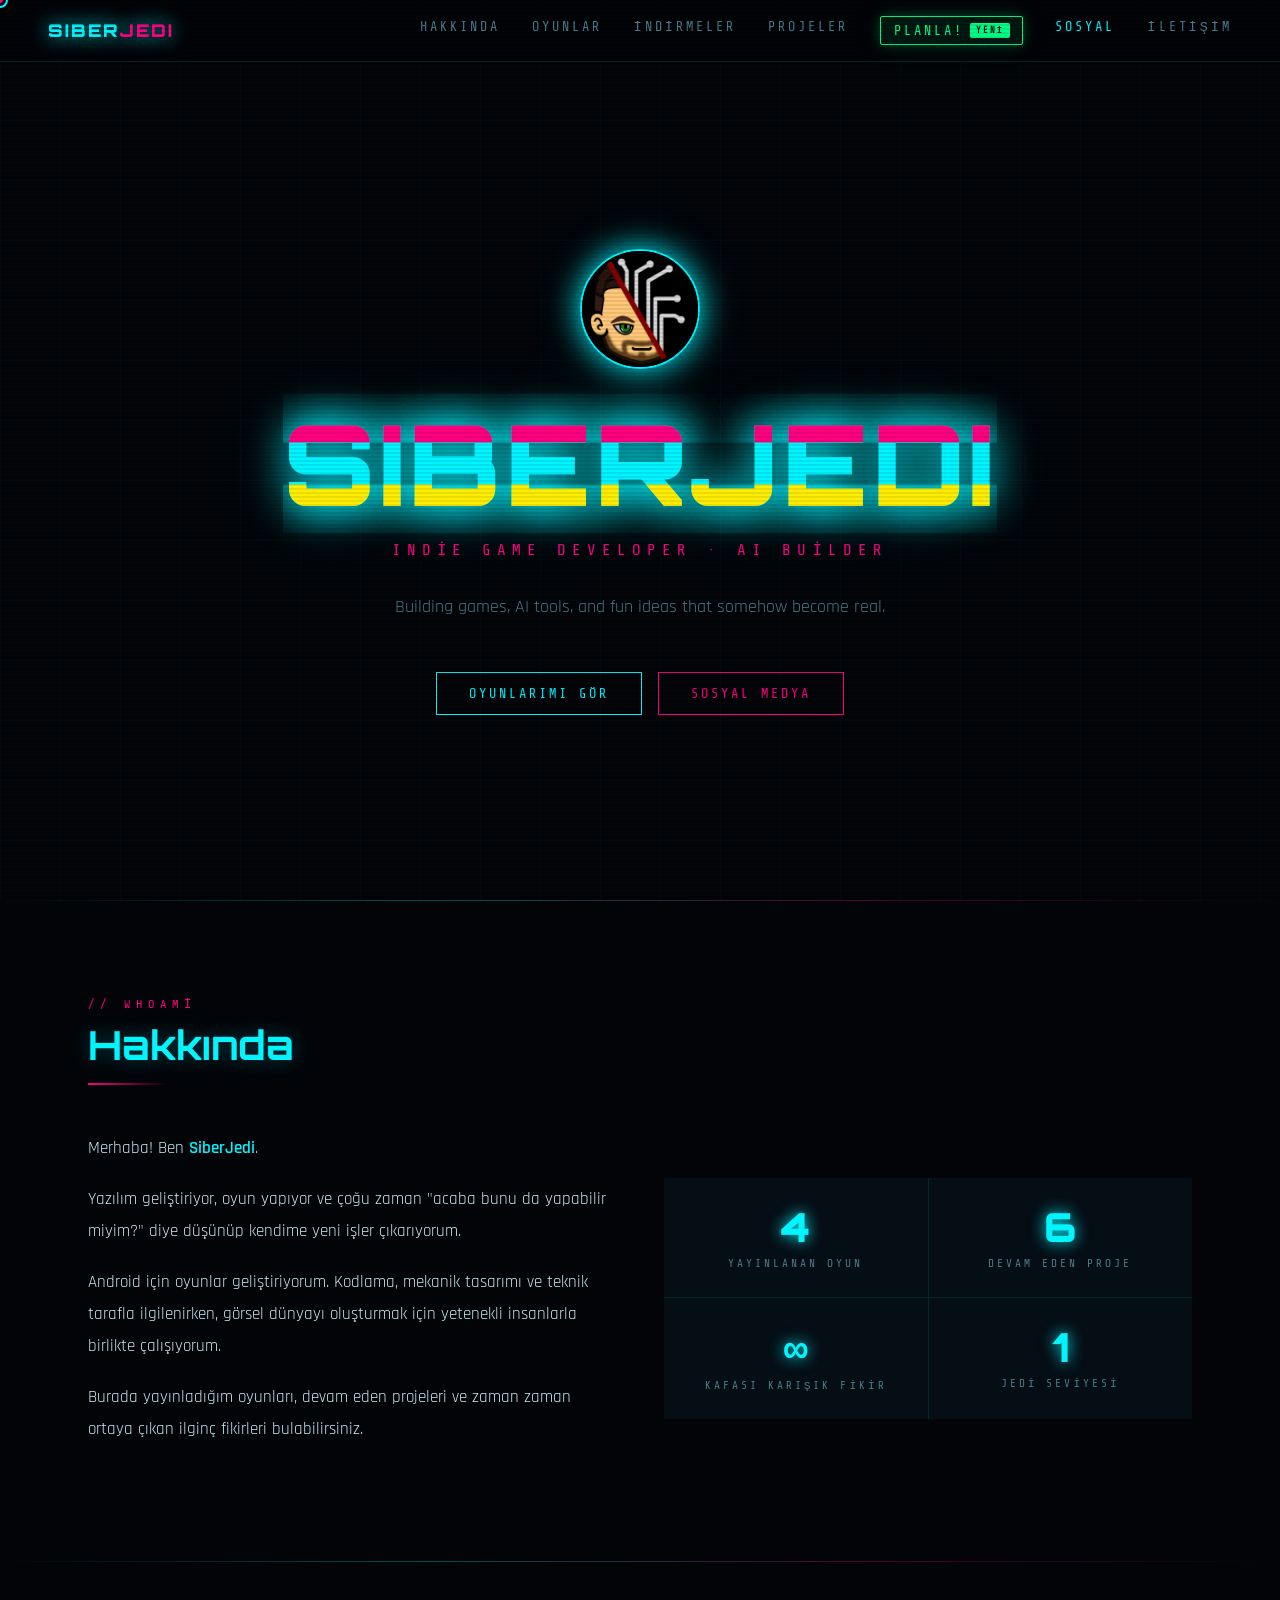
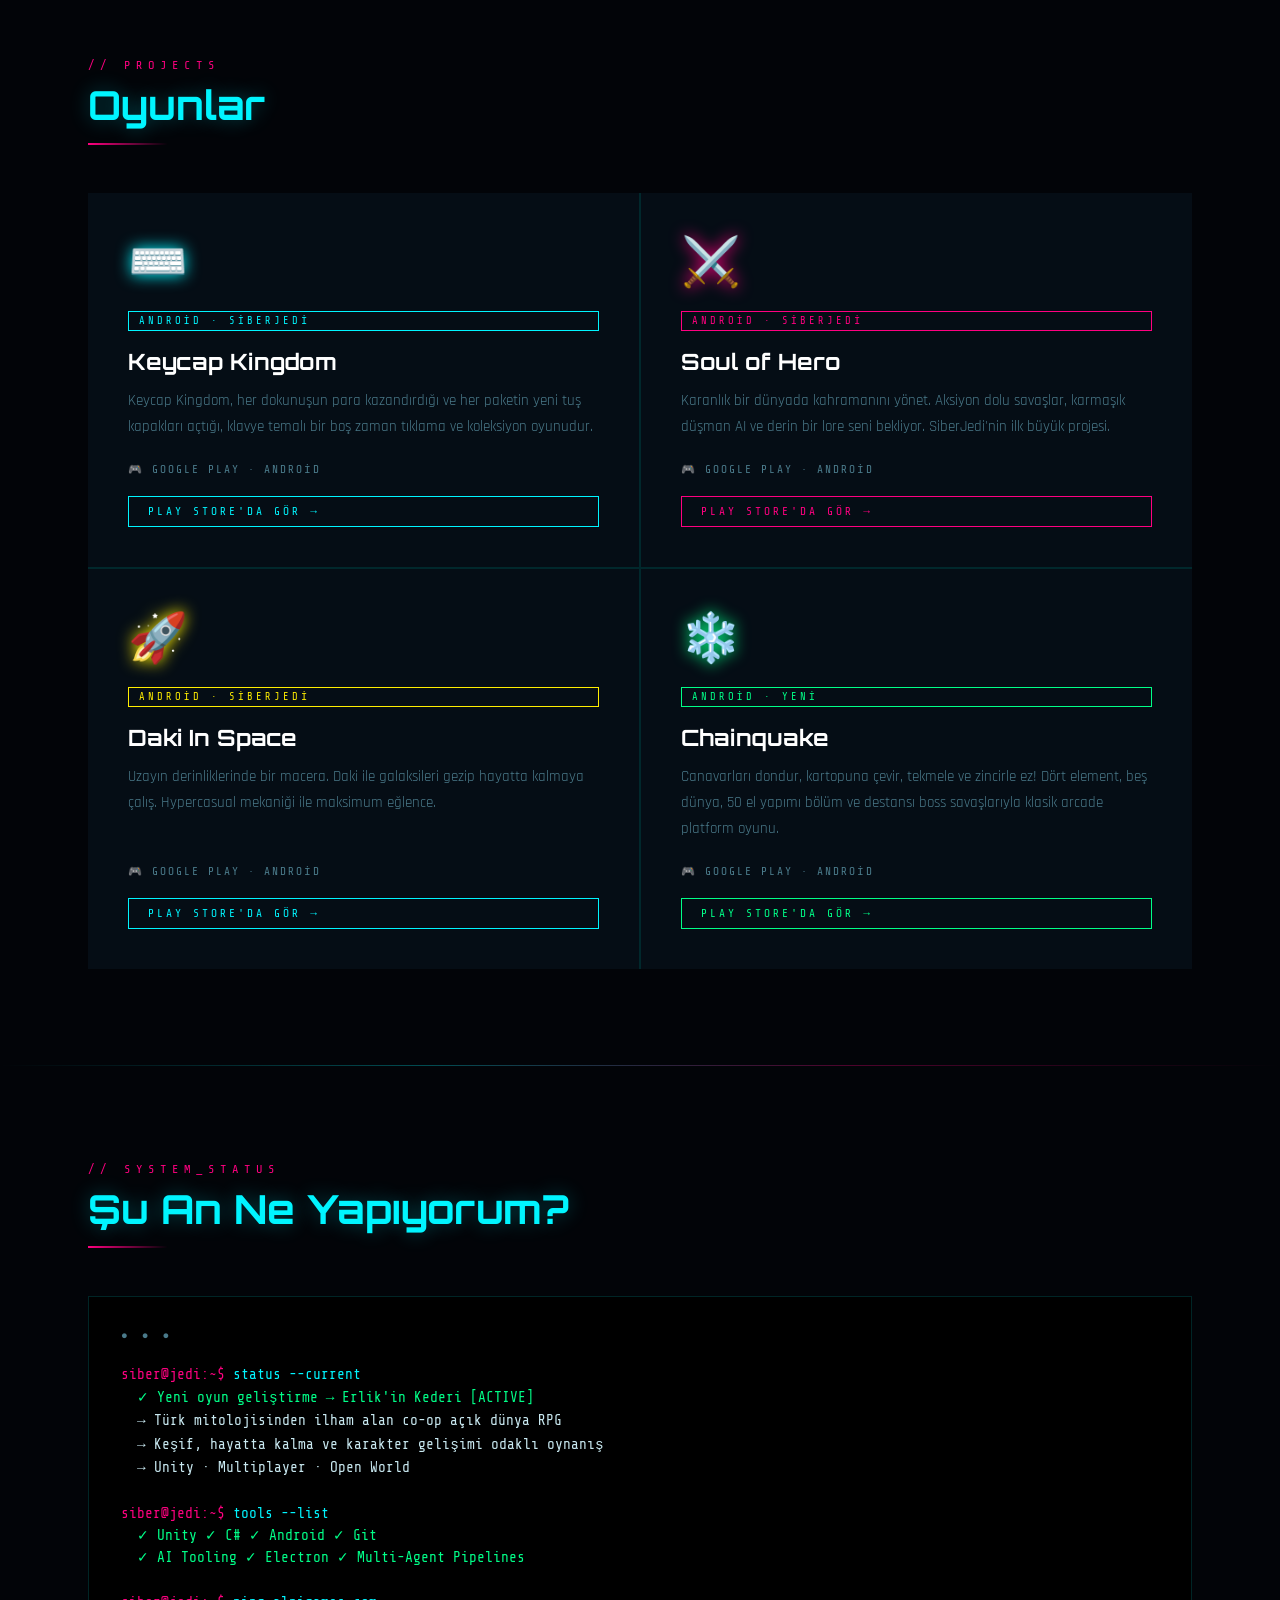
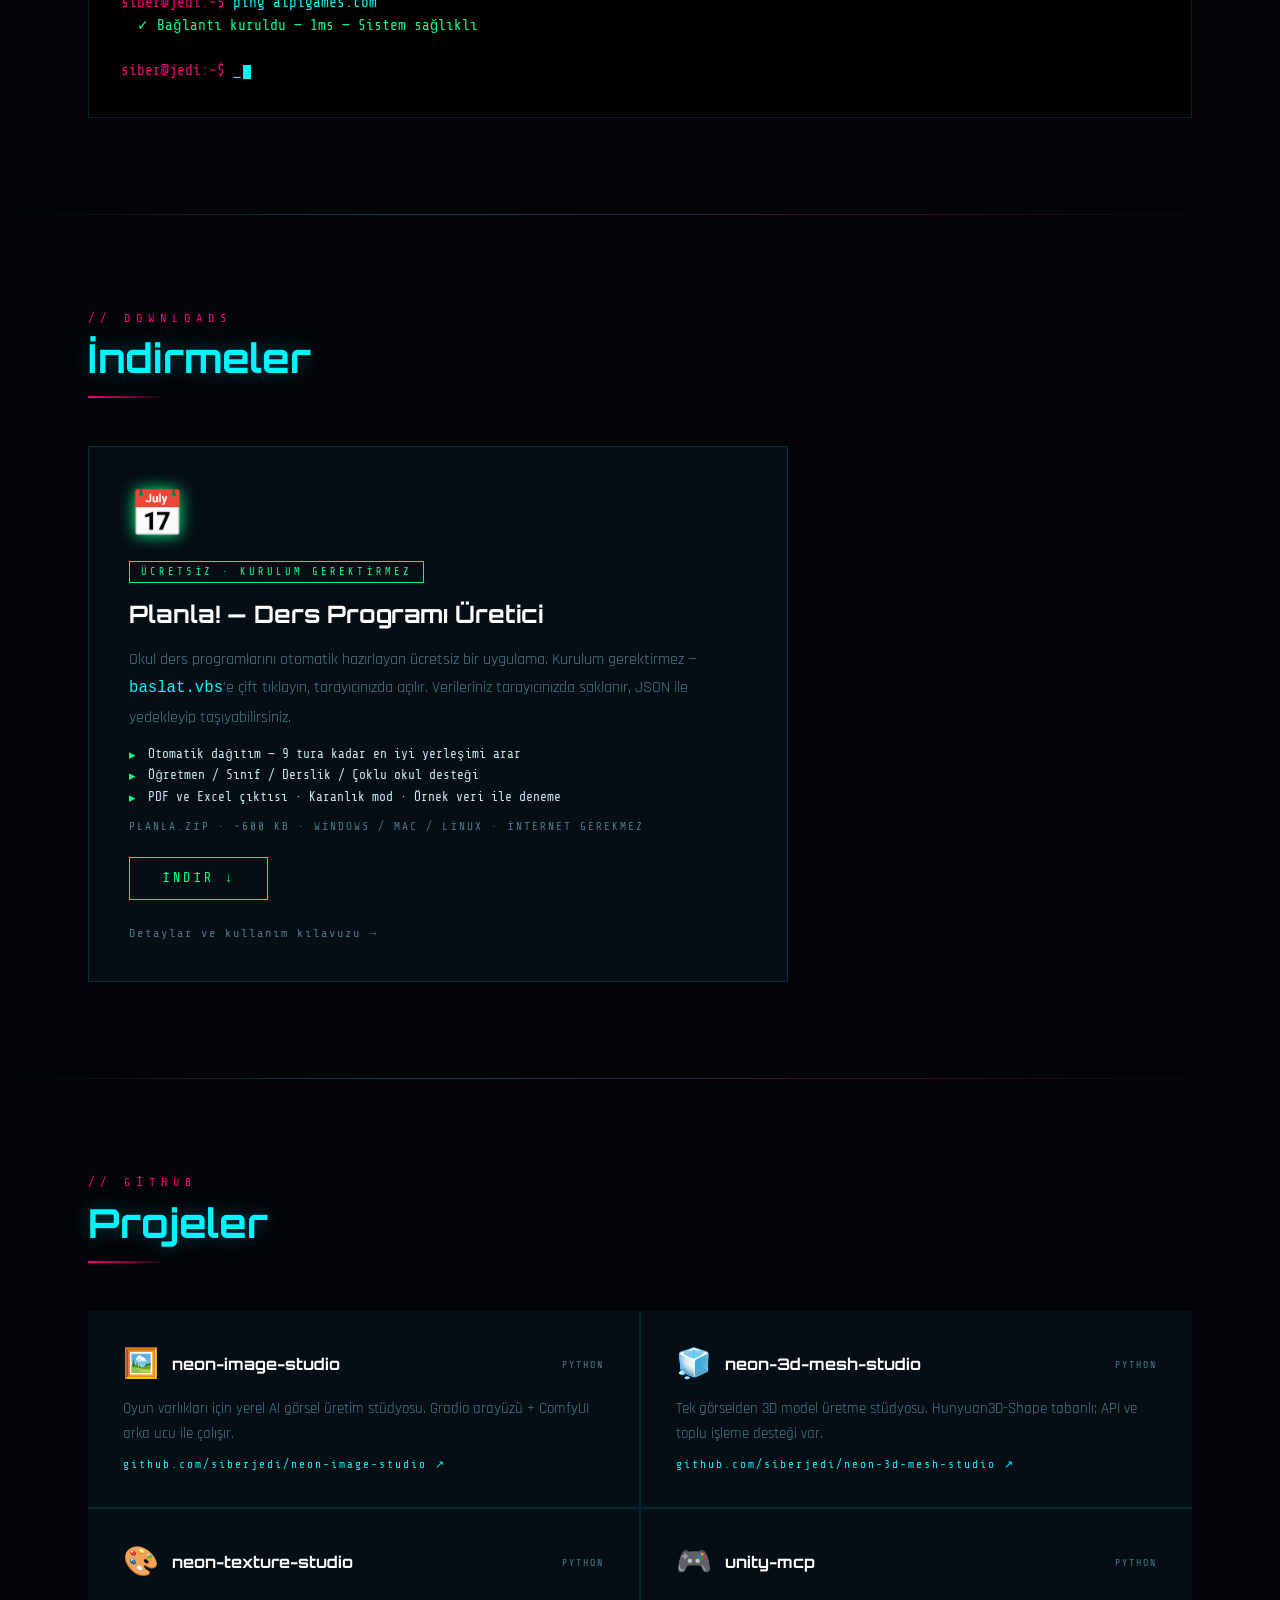
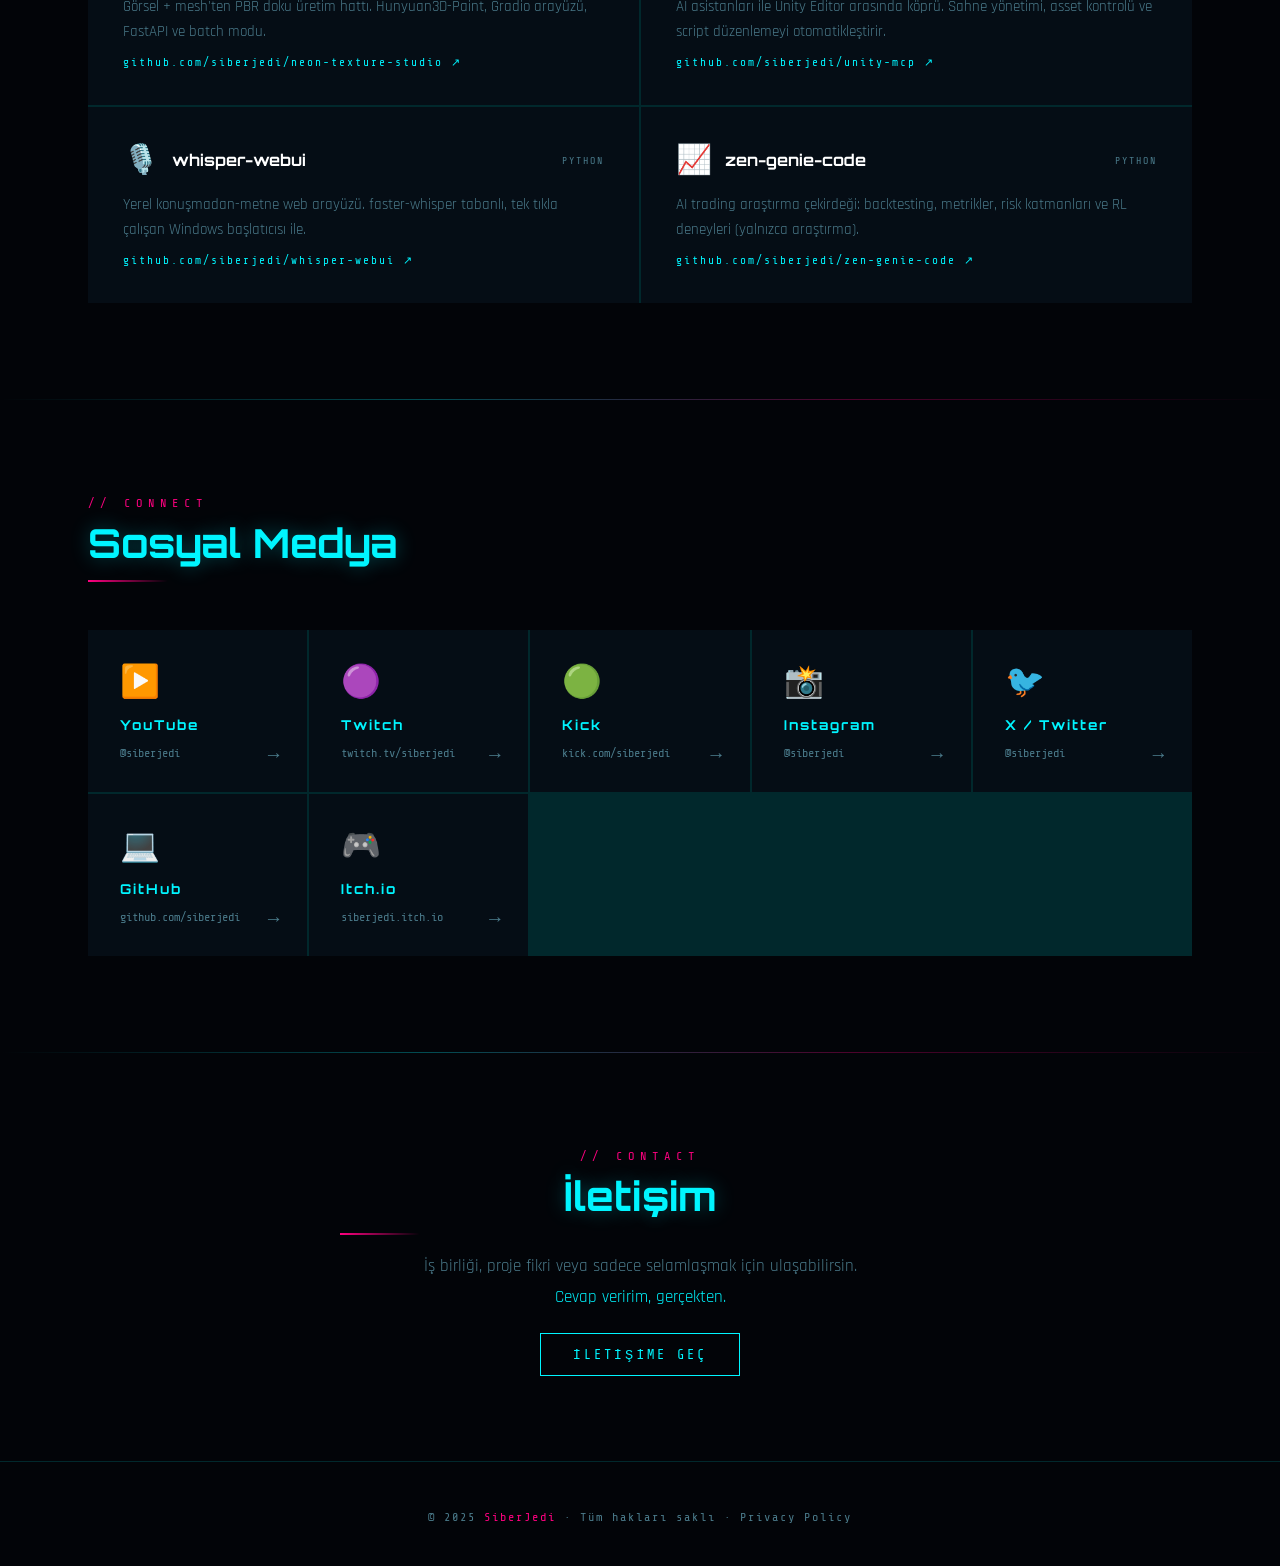
<file: index.html>
<!DOCTYPE html>
<html lang="tr">
<head>
<meta charset="UTF-8">
<meta name="viewport" content="width=device-width, initial-scale=1.0">
<meta name="description" content="SiberJedi — Indie Game Developer. Android oyunlar: Chainquake, Keycap Kingdom, Soul of Hero, Daki In Space ve ücretsiz Planla! ders programı aracı. Unity, C# ve AI ile oyun geliştiriyorum.">
<meta name="keywords" content="SiberJedi, indie game dev, Android oyun, Unity, C#, Chainquake, Keycap Kingdom, Soul of Hero, Daki In Space, Planla ders programı, Türk oyun geliştirici">
<meta name="author" content="SiberJedi">
<meta name="robots" content="index, follow">
<meta name="theme-color" content="#020408">
<link rel="canonical" href="https://sj.siberjedi.workers.dev/">
<!-- Open Graph -->
<meta property="og:type" content="website">
<meta property="og:url" content="https://sj.siberjedi.workers.dev/">
<meta property="og:title" content="SiberJedi — Indie Game Dev">
<meta property="og:description" content="Indie oyunlar, AI araçları ve ücretsiz Planla! ders programı — Keycap Kingdom, Soul of Hero, Daki In Space.">
<meta property="og:locale" content="tr_TR">
<meta property="og:site_name" content="SiberJedi">
<!-- Twitter Card -->
<meta name="twitter:card" content="summary">
<meta name="twitter:title" content="SiberJedi — Indie Game Dev">
<meta name="twitter:description" content="Indie oyunlar, AI araçları ve ücretsiz Planla! ders programı.">
<meta name="twitter:creator" content="@siberjedi">
<title>SiberJedi — Indie Game Dev</title>
<script type="application/ld+json">
{
  "@context": "https://schema.org",
  "@type": "Person",
  "name": "SiberJedi",
  "url": "https://sj.siberjedi.workers.dev/",
  "jobTitle": "Indie Game Developer",
  "sameAs": [
    "https://www.youtube.com/@siberjedi",
    "https://x.com/siberjedi",
    "https://github.com/siberjedi",
    "https://siberjedi.itch.io",
    "https://play.google.com/store/apps/dev?id=AlpiGames"
  ]
}
</script>
<script type="application/ld+json">
{
  "@context": "https://schema.org",
  "@type": "ItemList",
  "name": "SiberJedi Oyunları",
  "itemListElement": [
    {"@type": "VideoGame", "position": 1, "name": "Keycap Kingdom", "url": "https://play.google.com/store/apps/details?id=com.SiberJedi.KeycapKingdom", "applicationCategory": "Game", "operatingSystem": "Android"},
    {"@type": "VideoGame", "position": 2, "name": "Soul of Hero", "url": "https://play.google.com/store/apps/details?id=com.AlpiGames.SoulOfHero", "applicationCategory": "Game", "operatingSystem": "Android"},
    {"@type": "VideoGame", "position": 3, "name": "Daki In Space", "url": "https://play.google.com/store/apps/details?id=com.AlpiGames.DakiUzayda", "applicationCategory": "Game", "operatingSystem": "Android"},
    {"@type": "VideoGame", "position": 4, "name": "Chainquake", "url": "https://play.google.com/store/apps/details?id=com.siberjedi.chainquake", "applicationCategory": "Game", "operatingSystem": "Android"}
  ]
}
</script>
<link rel="icon" type="image/png" href="[data-uri]">
  <link rel="apple-touch-icon" href="[data-uri]">
<link rel="preconnect" href="https://fonts.googleapis.com">
<link href="https://fonts.googleapis.com/css2?family=Rajdhani:wght@300;400;600;700&family=Share+Tech+Mono&family=Orbitron:wght@400;700;900&display=swap" rel="stylesheet">
<style>
  :root {
    --bg: #020408;
    --bg2: #050d15;
    --cyan: #00f5ff;
    --pink: #ff0080;
    --yellow: #ffee00;
    --green: #00ff88;
    --dim: #0a1a2a;
    --border: rgba(0,245,255,0.15);
    --text: #c8e8f0;
    --muted: #4a7a8a;
  }

  .hero-logo {
    width: 120px; height: 120px;
    border-radius: 50%;
    border: 2px solid var(--cyan);
    box-shadow: 0 0 30px var(--cyan), 0 0 60px rgba(0,245,255,0.2);
    margin-bottom: 1.5rem;
    animation: fadeUp 1s 0.2s both;
    object-fit: cover;
  }
  * { margin: 0; padding: 0; box-sizing: border-box; }

  html { scroll-behavior: smooth; }

  body {
    background: var(--bg);
    color: var(--text);
    font-family: 'Rajdhani', sans-serif;
    overflow-x: hidden;
    cursor: none;
  }

  /* Custom cursor */
  #cursor {
    position: fixed;
    width: 16px; height: 16px;
    border: 2px solid var(--cyan);
    border-radius: 50%;
    pointer-events: none;
    z-index: 9999;
    transition: transform 0.1s, border-color 0.2s;
    transform: translate(-50%, -50%);
  }
  #cursor-trail {
    position: fixed;
    width: 6px; height: 6px;
    background: var(--pink);
    border-radius: 50%;
    pointer-events: none;
    z-index: 9998;
    transform: translate(-50%, -50%);
    transition: left 0.12s, top 0.12s;
  }

  /* Scanlines overlay */
  body::before {
    content: '';
    position: fixed;
    inset: 0;
    background: repeating-linear-gradient(
      0deg,
      transparent,
      transparent 2px,
      rgba(0,0,0,0.08) 2px,
      rgba(0,0,0,0.08) 4px
    );
    pointer-events: none;
    z-index: 1000;
  }

  /* Grid background */
  body::after {
    content: '';
    position: fixed;
    inset: 0;
    background-image:
      linear-gradient(rgba(0,245,255,0.03) 1px, transparent 1px),
      linear-gradient(90deg, rgba(0,245,255,0.03) 1px, transparent 1px);
    background-size: 60px 60px;
    pointer-events: none;
    z-index: 0;
  }

  /* NAV */
  nav {
    position: fixed;
    top: 0; left: 0; right: 0;
    z-index: 500;
    display: flex;
    justify-content: space-between;
    align-items: center;
    padding: 1rem 3rem;
    background: rgba(2,4,8,0.85);
    backdrop-filter: blur(12px);
    border-bottom: 1px solid var(--border);
  }
  .nav-logo {
    font-family: 'Orbitron', monospace;
    font-size: 1.1rem;
    font-weight: 900;
    color: var(--cyan);
    text-shadow: 0 0 20px var(--cyan);
    letter-spacing: 2px;
  }
  .nav-logo span { color: var(--pink); }
  .nav-links { display: flex; gap: 2rem; list-style: none; }
  .nav-links a {
    color: var(--muted);
    text-decoration: none;
    font-size: 0.85rem;
    letter-spacing: 3px;
    text-transform: uppercase;
    font-family: 'Share Tech Mono', monospace;
    transition: color 0.2s, text-shadow 0.2s;
  }
  .nav-links a:hover {
    color: var(--cyan);
    text-shadow: 0 0 10px var(--cyan);
  }
  .nav-planla {
    display: inline-flex;
    align-items: center;
    gap: .4rem;
    padding: .35rem .8rem;
    border: 1px solid var(--green);
    background: rgba(0,255,136,0.08);
    color: var(--green) !important;
    box-shadow: 0 0 12px rgba(0,255,136,0.25), 0 0 30px rgba(0,255,136,0.08);
    animation: planlaPulse 2.2s ease-in-out infinite;
    border-radius: 2px;
  }
  .nav-planla:hover {
    background: var(--green);
    color: var(--bg) !important;
    text-shadow: none !important;
    box-shadow: 0 0 20px var(--green);
  }
  .nav-badge {
    font-size: .55rem;
    letter-spacing: 2px;
    background: var(--green);
    color: var(--bg);
    padding: .15rem .35rem;
    border-radius: 2px;
    font-weight: 700;
  }
  @keyframes planlaPulse {
    0%,100% { box-shadow: 0 0 12px rgba(0,255,136,0.25), 0 0 30px rgba(0,255,136,0.08); }
    50% { box-shadow: 0 0 18px rgba(0,255,136,0.45), 0 0 40px rgba(0,255,136,0.15); }
  }

  /* HERO */
  #hero {
    position: relative;
    min-height: 100vh;
    display: flex;
    align-items: center;
    justify-content: center;
    flex-direction: column;
    z-index: 1;
    padding: 6rem 2rem 2rem;
    overflow: hidden;
  }

  .hero-glitch {
    font-family: 'Orbitron', monospace;
    font-size: clamp(3rem, 10vw, 7rem);
    font-weight: 900;
    color: var(--cyan);
    text-shadow: 0 0 40px var(--cyan), 0 0 80px rgba(0,245,255,0.3);
    position: relative;
    letter-spacing: 4px;
    animation: glitch 4s infinite;
  }
  .hero-glitch::before, .hero-glitch::after {
    content: attr(data-text);
    position: absolute;
    top: 0; left: 0;
    width: 100%;
  }
  .hero-glitch::before {
    color: var(--pink);
    animation: glitch-1 4s infinite;
    clip-path: polygon(0 0, 100% 0, 100% 35%, 0 35%);
  }
  .hero-glitch::after {
    color: var(--yellow);
    animation: glitch-2 4s infinite;
    clip-path: polygon(0 65%, 100% 65%, 100% 100%, 0 100%);
  }

  @keyframes glitch {
    0%, 90%, 100% { transform: translate(0); }
    91% { transform: translate(-2px, 1px); }
    93% { transform: translate(2px, -1px); }
    95% { transform: translate(-1px, 2px); }
  }
  @keyframes glitch-1 {
    0%, 89%, 100% { transform: translate(0); opacity: 0; }
    90% { transform: translate(-4px, 0); opacity: 0.7; }
    92% { transform: translate(4px, 0); opacity: 0.5; }
    94% { transform: translate(0); opacity: 0; }
  }
  @keyframes glitch-2 {
    0%, 91%, 100% { transform: translate(0); opacity: 0; }
    92% { transform: translate(3px, 0); opacity: 0.6; }
    94% { transform: translate(-3px, 0); opacity: 0.4; }
    96% { transform: translate(0); opacity: 0; }
  }

  .hero-sub {
    font-family: 'Share Tech Mono', monospace;
    font-size: clamp(0.8rem, 2vw, 1rem);
    color: var(--pink);
    letter-spacing: 6px;
    margin-top: 0.5rem;
    text-transform: uppercase;
    opacity: 0;
    animation: fadeUp 1s 0.5s forwards;
  }

  .hero-desc {
    max-width: 600px;
    text-align: center;
    font-size: 1.1rem;
    color: var(--muted);
    margin-top: 2rem;
    line-height: 1.8;
    opacity: 0;
    animation: fadeUp 1s 0.8s forwards;
  }
  .hero-desc span { color: var(--cyan); }

  .hero-cta {
    margin-top: 3rem;
    display: flex;
    gap: 1rem;
    flex-wrap: wrap;
    justify-content: center;
    opacity: 0;
    animation: fadeUp 1s 1.1s forwards;
  }

  .btn {
    font-family: 'Share Tech Mono', monospace;
    font-size: 0.85rem;
    letter-spacing: 3px;
    text-transform: uppercase;
    padding: 0.8rem 2rem;
    border: 1px solid var(--cyan);
    color: var(--cyan);
    background: transparent;
    text-decoration: none;
    cursor: none;
    position: relative;
    overflow: hidden;
    transition: color 0.3s;
  }
  .btn::before {
    content: '';
    position: absolute;
    inset: 0;
    background: var(--cyan);
    transform: scaleX(0);
    transform-origin: left;
    transition: transform 0.3s;
    z-index: -1;
  }
  .btn:hover::before { transform: scaleX(1); }
  .btn:hover { color: var(--bg); }
  .btn.pink { border-color: var(--pink); color: var(--pink); }
  .btn.pink::before { background: var(--pink); }
  .btn.pink:hover { color: var(--bg); }

  @keyframes fadeUp {
    from { opacity: 0; transform: translateY(20px); }
    to { opacity: 1; transform: translateY(0); }
  }

  /* Floating particles */
  .particles {
    position: absolute;
    inset: 0;
    overflow: hidden;
    z-index: -1;
  }
  .particle {
    position: absolute;
    width: 2px; height: 2px;
    background: var(--cyan);
    border-radius: 50%;
    animation: float linear infinite;
    opacity: 0;
  }
  @keyframes float {
    0% { transform: translateY(100vh) translateX(0); opacity: 0; }
    10% { opacity: 1; }
    90% { opacity: 1; }
    100% { transform: translateY(-10vh) translateX(40px); opacity: 0; }
  }

  /* SECTIONS */
  section {
    position: relative;
    z-index: 1;
    padding: 6rem 3rem;
    max-width: 1200px;
    margin: 0 auto;
  }

  .section-label {
    font-family: 'Share Tech Mono', monospace;
    font-size: 0.75rem;
    letter-spacing: 6px;
    color: var(--pink);
    text-transform: uppercase;
    margin-bottom: 0.5rem;
  }
  .section-title {
    font-family: 'Orbitron', monospace;
    font-size: clamp(1.5rem, 4vw, 2.5rem);
    font-weight: 700;
    color: var(--cyan);
    text-shadow: 0 0 20px rgba(0,245,255,0.3);
    margin-bottom: 3rem;
    position: relative;
  }
  .section-title::after {
    content: '';
    display: block;
    width: 80px;
    height: 2px;
    background: linear-gradient(90deg, var(--pink), transparent);
    margin-top: 0.8rem;
  }

  /* ABOUT */
  .about-grid {
    display: grid;
    grid-template-columns: 1fr 1fr;
    gap: 3rem;
    align-items: center;
  }
  .about-text { font-size: 1.05rem; line-height: 1.9; color: var(--text); }
  .about-text p { margin-bottom: 1.2rem; }
  .about-text .hl { color: var(--cyan); font-weight: 600; }
  .about-text .hl2 { color: var(--pink); }

  .about-stats {
    display: grid;
    grid-template-columns: 1fr 1fr;
    gap: 1px;
    background: var(--border);
  }
  .stat {
    background: var(--bg2);
    padding: 1.5rem;
    text-align: center;
    transition: background 0.3s;
    position: relative;
    overflow: hidden;
  }
  .stat::before {
    content: '';
    position: absolute;
    inset: 0;
    background: linear-gradient(135deg, rgba(0,245,255,0.05), transparent);
    opacity: 0;
    transition: opacity 0.3s;
  }
  .stat:hover { background: var(--dim); }
  .stat:hover::before { opacity: 1; }
  .stat-num {
    font-family: 'Orbitron', monospace;
    font-size: 2.5rem;
    font-weight: 900;
    color: var(--cyan);
    text-shadow: 0 0 15px var(--cyan);
    display: block;
  }
  .stat-label {
    font-family: 'Share Tech Mono', monospace;
    font-size: 0.7rem;
    letter-spacing: 3px;
    color: var(--muted);
    text-transform: uppercase;
    margin-top: 0.3rem;
  }

  /* GAMES */
  .games-grid {
    display: grid;
    grid-template-columns: repeat(2, 1fr);
    gap: 2px;
    background: var(--border);
  }
  .game-card {
    background: var(--bg2);
    padding: 2.5rem;
    position: relative;
    overflow: hidden;
    transition: background 0.3s;
    cursor: none;
    display: flex;
    flex-direction: column;
  }
  .game-card::before {
    content: '';
    position: absolute;
    top: 0; left: 0; right: 0;
    height: 2px;
    background: var(--cyan);
    transform: scaleX(0);
    transform-origin: left;
    transition: transform 0.4s;
  }
  .game-card:nth-child(2)::before { background: var(--pink); }
  .game-card:nth-child(3)::before { background: var(--yellow); }
  .game-card:hover { background: var(--dim); }
  .game-card:hover::before { transform: scaleX(1); }

  .game-tag {
    display: inline-block;
    font-family: 'Share Tech Mono', monospace;
    font-size: 0.65rem;
    letter-spacing: 3px;
    padding: 0.2rem 0.6rem;
    border: 1px solid var(--cyan);
    color: var(--cyan);
    text-transform: uppercase;
    margin-bottom: 1rem;
  }
  .game-card:nth-child(2) .game-tag { border-color: var(--pink); color: var(--pink); }
  .game-card:nth-child(3) .game-tag { border-color: var(--yellow); color: var(--yellow); }

  .game-title {
    font-family: 'Orbitron', monospace;
    font-size: 1.4rem;
    font-weight: 700;
    color: #fff;
    margin-bottom: 0.8rem;
  }
  .game-desc { color: var(--muted); line-height: 1.7; font-size: 0.95rem; margin-bottom: 1.5rem; flex: 1; }

  .game-platform {
    font-family: 'Share Tech Mono', monospace;
    font-size: 0.7rem;
    letter-spacing: 2px;
    color: var(--muted);
    text-transform: uppercase;
    display: block;
    margin-bottom: 1.2rem;
  }
  .game-btn {
    display: inline-block;
    font-family: 'Share Tech Mono', monospace;
    font-size: 0.7rem; letter-spacing: 3px;
    text-transform: uppercase;
    padding: 0.5rem 1.2rem;
    border: 1px solid var(--cyan);
    color: var(--cyan); text-decoration: none;
    cursor: none; position: relative; overflow: hidden;
    transition: color 0.3s;
  }
  .game-btn::before {
    content: ''; position: absolute; inset: 0;
    background: var(--cyan);
    transform: scaleX(0); transform-origin: left;
    transition: transform 0.3s; z-index: -1;
  }
  .game-btn:hover::before { transform: scaleX(1); }
  .game-btn:hover { color: var(--bg); }
  .game-card:nth-child(2) .game-btn { border-color: var(--pink); color: var(--pink); }
  .game-card:nth-child(2) .game-btn::before { background: var(--pink); }
  .game-card:nth-child(2) .game-btn:hover { color: var(--bg); }

  .game-icon {
    font-size: 3rem;
    margin-bottom: 1rem;
    display: block;
    filter: drop-shadow(0 0 8px var(--cyan));
  }
  .game-card:nth-child(2) .game-icon { filter: drop-shadow(0 0 8px var(--pink)); }
  .game-card:nth-child(3) .game-icon { filter: drop-shadow(0 0 8px var(--yellow)); }
  .game-card:nth-child(4)::before { background: var(--green); }
  .game-card:nth-child(4) .game-tag { border-color: var(--green); color: var(--green); }
  .game-card:nth-child(4) .game-btn { border-color: var(--green); color: var(--green); }
  .game-card:nth-child(4) .game-btn::before { background: var(--green); }
  .game-card:nth-child(4) .game-btn:hover { color: var(--bg); }
  .game-card:nth-child(4) .game-icon { filter: drop-shadow(0 0 8px var(--green)); }

  /* PROJECTS */
  .projects-grid {
    display: grid;
    grid-template-columns: repeat(2, 1fr);
    gap: 2px;
    background: var(--border);
  }
  .project-card {
    background: var(--bg2);
    padding: 2.2rem;
    position: relative;
    overflow: hidden;
    display: flex;
    flex-direction: column;
    gap: 0.8rem;
    text-decoration: none;
    cursor: none;
    transition: background 0.3s;
  }
  .project-card::before {
    content: '';
    position: absolute;
    top: 0; left: 0; right: 0;
    height: 2px;
    background: var(--cyan);
    transform: scaleX(0);
    transform-origin: left;
    transition: transform 0.4s;
  }
  .project-card:nth-child(2)::before { background: var(--pink); }
  .project-card:nth-child(3)::before { background: var(--yellow); }
  .project-card:nth-child(4)::before { background: var(--green); }
  .project-card:nth-child(5)::before { background: var(--pink); }
  .project-card:nth-child(6)::before { background: var(--yellow); }
  .project-card:hover { background: var(--dim); }
  .project-card:hover::before { transform: scaleX(1); }
  .project-head { display: flex; align-items: center; gap: 0.8rem; flex-wrap: wrap; }
  .project-icon { font-size: 1.8rem; }
  .project-title {
    font-family: 'Orbitron', monospace;
    font-size: 1rem;
    font-weight: 700;
    color: #fff;
  }
  .project-lang {
    font-family: 'Share Tech Mono', monospace;
    font-size: 0.62rem;
    letter-spacing: 2px;
    color: var(--muted);
    text-transform: uppercase;
    margin-left: auto;
  }
  .project-desc { color: var(--muted); line-height: 1.7; font-size: 0.92rem; flex: 1; }
  .project-link {
    font-family: 'Share Tech Mono', monospace;
    font-size: 0.7rem;
    letter-spacing: 2px;
    color: var(--cyan);
    transition: color 0.3s;
  }
  .project-card:hover .project-link { color: var(--pink); }

  /* SOCIAL */
  .social-grid {
    display: grid;
    grid-template-columns: repeat(auto-fit, minmax(200px, 1fr));
    gap: 2px;
    background: var(--border);
  }
  .social-card {
    background: var(--bg2);
    padding: 2rem;
    display: flex;
    flex-direction: column;
    align-items: flex-start;
    gap: 0.8rem;
    transition: background 0.3s, transform 0.2s;
    cursor: none;
    text-decoration: none;
    position: relative;
    overflow: hidden;
  }
  .social-card::after {
    content: '→';
    position: absolute;
    right: 1.5rem; bottom: 1.5rem;
    font-size: 1.2rem;
    color: var(--muted);
    transition: color 0.3s, transform 0.3s;
  }
  .social-card:hover { background: var(--dim); }
  .social-card:hover::after { color: var(--cyan); transform: translate(4px, -4px); }

  .social-icon { font-size: 2rem; }
  .social-name {
    font-family: 'Orbitron', monospace;
    font-size: 0.85rem;
    font-weight: 700;
    color: var(--cyan);
    letter-spacing: 2px;
  }
  .social-handle {
    font-family: 'Share Tech Mono', monospace;
    font-size: 0.75rem;
    color: var(--muted);
  }

  /* TERMINAL SECTION */
  .terminal {
    background: #000;
    border: 1px solid var(--border);
    padding: 2rem;
    font-family: 'Share Tech Mono', monospace;
    font-size: 0.9rem;
    position: relative;
    overflow: hidden;
  }
  .terminal::before {
    content: '● ● ●';
    display: block;
    color: var(--muted);
    margin-bottom: 1.5rem;
    font-size: 0.7rem;
    letter-spacing: 4px;
  }
  .t-line { margin-bottom: 0.4rem; }
  .t-prompt { color: var(--pink); }
  .t-cmd { color: var(--cyan); }
  .t-out { color: var(--text); padding-left: 1rem; }
  .t-out.green { color: var(--green); }
  .t-cursor {
    display: inline-block;
    width: 8px; height: 1em;
    background: var(--cyan);
    vertical-align: middle;
    animation: blink 1s step-end infinite;
    margin-left: 2px;
  }
  @keyframes blink {
    0%, 100% { opacity: 1; }
    50% { opacity: 0; }
  }

  /* FOOTER */
  footer {
    position: relative;
    z-index: 1;
    text-align: center;
    padding: 3rem;
    border-top: 1px solid var(--border);
    font-family: 'Share Tech Mono', monospace;
    font-size: 0.75rem;
    color: var(--muted);
    letter-spacing: 2px;
  }
  footer span { color: var(--pink); }

  .nav-toggle{display:none;background:transparent;border:1px solid var(--border);color:var(--cyan);font-size:1.4rem;padding:.3rem .6rem;cursor:none}
  /* Responsive */
  @media (max-width: 768px) {
    nav { padding: 1rem 1.5rem; flex-wrap:wrap; }
    .nav-toggle{display:block}
    .nav-links { display: none; position:absolute; top:100%; left:0; right:0; flex-direction:column; background:rgba(2,4,8,0.96); border-top:1px solid var(--border); padding:1rem 1.5rem; gap:1rem; }
    .nav-links.open { display: flex; }
    .nav-links .nav-planla{justify-content:center}
    section { padding: 4rem 1.5rem; }
    .about-grid { grid-template-columns: 1fr; }
    .games-grid { grid-template-columns: 1fr; }
    .projects-grid { grid-template-columns: 1fr; }
    .hero-glitch { letter-spacing: 2px; }
  }

  /* Scroll reveal */
  .reveal {
    opacity: 0;
    transform: translateY(30px);
    transition: opacity 0.7s, transform 0.7s;
  }
  .reveal.visible {
    opacity: 1;
    transform: translateY(0);
  }

  /* Glow line separator */
  .glow-sep {
    width: 100%;
    height: 1px;
    background: linear-gradient(90deg, transparent, var(--cyan), var(--pink), transparent);
    margin: 0;
    opacity: 0.3;
  }
  .hero-logo { width: 120px; height: 120px; border-radius: 50%; border: 2px solid var(--cyan); box-shadow: 0 0 30px var(--cyan), 0 0 60px rgba(0,245,255,0.2); margin-bottom: 1.5rem; animation: fadeUp 1s 0.2s both; }

  /* DOWNLOADS */
  .downloads-grid {
    display: grid;
    gap: 2rem;
    max-width: 700px;
  }
  .download-card {
    background: var(--bg2);
    border: 1px solid var(--border);
    padding: 2.5rem;
    position: relative;
    overflow: hidden;
    display: flex;
    flex-direction: column;
    gap: 1rem;
  }
  .download-card::before {
    content: '';
    position: absolute;
    top: 0; left: 0; right: 0;
    height: 2px;
    background: linear-gradient(90deg, var(--green), var(--cyan));
    transform: scaleX(0);
    transform-origin: left;
    transition: transform 0.4s;
  }
  .download-card:hover::before { transform: scaleX(1); }
  .download-card:hover { background: var(--dim); }
  .download-icon { font-size: 2.8rem; filter: drop-shadow(0 0 8px var(--green)); }
  .download-tag {
    display: inline-block;
    font-family: 'Share Tech Mono', monospace;
    font-size: 0.65rem;
    letter-spacing: 3px;
    padding: 0.25rem 0.7rem;
    border: 1px solid var(--green);
    color: var(--green);
    text-transform: uppercase;
    align-self: flex-start;
  }
  .download-title {
    font-family: 'Orbitron', monospace;
    font-size: 1.5rem;
    font-weight: 700;
    color: #fff;
  }
  .download-desc { color: var(--muted); line-height: 1.8; font-size: 0.98rem; }
  .download-features { list-style: none; display: flex; flex-direction: column; gap: 0.4rem; }
  .download-features li {
    font-family: 'Share Tech Mono', monospace;
    font-size: 0.8rem;
    color: var(--text);
    padding-left: 1.2rem;
    position: relative;
  }
  .download-features li::before {
    content: '▸';
    position: absolute;
    left: 0;
    color: var(--green);
  }
  .download-meta {
    font-family: 'Share Tech Mono', monospace;
    font-size: 0.7rem;
    letter-spacing: 2px;
    color: var(--muted);
    text-transform: uppercase;
  }
  .download-btn {
    align-self: flex-start;
    font-family: 'Share Tech Mono', monospace;
    font-size: 0.85rem;
    letter-spacing: 3px;
    text-transform: uppercase;
    padding: 0.8rem 2rem;
    border: 1px solid var(--green);
    color: var(--green);
    text-decoration: none;
    cursor: none;
    position: relative;
    overflow: hidden;
    transition: color 0.3s;
    z-index: 0;
    margin-top: 0.5rem;
  }
  .download-btn::before {
    content: '';
    position: absolute;
    inset: 0;
    background: var(--green);
    transform: scaleX(0);
    transform-origin: left;
    transition: transform 0.3s;
    z-index: -1;
  }
  .download-btn:hover::before { transform: scaleX(1); }
  .download-btn:hover { color: var(--bg); }
</style>
</head>
<body>

<div id="cursor"></div>
<div id="cursor-trail"></div>

<nav>
  <div class="nav-logo">SIBER<span>JEDI</span></div>
  <ul class="nav-links" id="nav-links">
    <li><a href="#hakkinda">Hakkında</a></li>
    <li><a href="#oyunlar">Oyunlar</a></li>
    <li><a href="#indirmeler">İndirmeler</a></li>
    <li><a href="#projeler">Projeler</a></li>
    <li><a href="planla.html" class="nav-planla">Planla! <span class="nav-badge">YENİ</span></a></li>
    <li><a href="#sosyal">Sosyal</a></li>
    <li><a href="#iletisim">İletişim</a></li>
  </ul>
  <button class="nav-toggle" id="nav-toggle" aria-label="Menü">☰</button>
</nav>

<div id="hero">
  <div class="particles" id="particles"></div>

  <img src="[data-uri]" class="hero-logo" alt="SiberJedi Logo">
  <h1 class="hero-glitch" data-text="SIBERJEDI">SIBERJEDI</h1>
  <p class="hero-sub">Indie Game Developer · AI Builder</p>
  <p class="hero-desc">
    Building games, AI tools, and fun ideas that somehow become real.
  </p>
  <div class="hero-cta">
    <a href="#oyunlar" class="btn">Oyunlarımı Gör</a>
    <a href="#sosyal" class="btn pink">Sosyal Medya</a>
  </div>
</div>

<div class="glow-sep"></div>

<!-- ABOUT -->
<section id="hakkinda">
  <div class="reveal">
    <p class="section-label">// whoami</p>
    <h2 class="section-title">Hakkında</h2>
  </div>
  <div class="about-grid">
    <div class="about-text reveal">
      <p>Merhaba! Ben <span class="hl">SiberJedi</span>.</p>
      <p>Yazılım geliştiriyor, oyun yapıyor ve çoğu zaman "acaba bunu da yapabilir miyim?" diye düşünüp kendime yeni işler çıkarıyorum.</p>
      <p>Android için oyunlar geliştiriyorum. Kodlama, mekanik tasarımı ve teknik tarafla ilgilenirken, görsel dünyayı oluşturmak için yetenekli insanlarla birlikte çalışıyorum.</p>
      <p>Burada yayınladığım oyunları, devam eden projeleri ve zaman zaman ortaya çıkan ilginç fikirleri bulabilirsiniz.</p>
    </div>
    <div class="about-stats reveal">
      <div class="stat">
        <span class="stat-num">4</span>
        <span class="stat-label">Yayınlanan Oyun</span>
      </div>
      <div class="stat">
        <span class="stat-num">6</span>
        <span class="stat-label">Devam Eden Proje</span>
      </div>
      <div class="stat">
        <span class="stat-num">∞</span>
        <span class="stat-label">Kafası Karışık Fikir</span>
      </div>
      <div class="stat">
        <span class="stat-num">01</span>
        <span class="stat-label">Jedi Seviyesi</span>
      </div>
    </div>
  </div>
</section>

<div class="glow-sep"></div>

<!-- GAMES -->
<section id="oyunlar">
  <div class="reveal">
    <p class="section-label">// projects</p>
    <h2 class="section-title">Oyunlar</h2>
  </div>
  <div class="games-grid reveal">
    <div class="game-card">
      <span class="game-icon">⌨️</span>
      <div class="game-tag">Android · SiberJedi</div>
      <h3 class="game-title">Keycap Kingdom</h3>
      <p class="game-desc">Keycap Kingdom, her dokunuşun para kazandırdığı ve her paketin yeni tuş kapakları açtığı, klavye temalı bir boş zaman tıklama ve koleksiyon oyunudur.</p>
      <span class="game-platform">🎮 Google Play · Android</span>
      <a href="https://play.google.com/store/apps/details?id=com.SiberJedi.KeycapKingdom" target="_blank" class="game-btn">Play Store'da Gör →</a>
    </div>
    <div class="game-card">
      <span class="game-icon">⚔️</span>
      <div class="game-tag">Android · SiberJedi</div>
      <h3 class="game-title">Soul of Hero</h3>
      <p class="game-desc">Karanlık bir dünyada kahramanını yönet. Aksiyon dolu savaşlar, karmaşık düşman AI ve derin bir lore seni bekliyor. SiberJedi'nin ilk büyük projesi.</p>
      <span class="game-platform">🎮 Google Play · Android</span>
      <a href="https://play.google.com/store/apps/details?id=com.AlpiGames.SoulOfHero" target="_blank" class="game-btn">Play Store'da Gör →</a>
    </div>
    <div class="game-card">
      <span class="game-icon">🚀</span>
      <div class="game-tag">Android · SiberJedi</div>
      <h3 class="game-title">Daki In Space</h3>
      <p class="game-desc">Uzayın derinliklerinde bir macera. Daki ile galaksileri gezip hayatta kalmaya çalış. Hypercasual mekaniği ile maksimum eğlence.</p>
      <span class="game-platform">🎮 Google Play · Android</span>
      <a href="https://play.google.com/store/apps/details?id=com.AlpiGames.DakiUzayda" target="_blank" class="game-btn">Play Store'da Gör →</a>
    </div>
    <div class="game-card">
      <span class="game-icon">❄️</span>
      <div class="game-tag">Android · Yeni</div>
      <h3 class="game-title">Chainquake</h3>
      <p class="game-desc">Canavarları dondur, kartopuna çevir, tekmele ve zincirle ez! Dört element, beş dünya, 50 el yapımı bölüm ve destansı boss savaşlarıyla klasik arcade platform oyunu.</p>
      <span class="game-platform">🎮 Google Play · Android</span>
      <a href="https://play.google.com/store/apps/details?id=com.siberjedi.chainquake" target="_blank" class="game-btn">Play Store'da Gör →</a>
    </div>
  </div>
</section>

<div class="glow-sep"></div>

<!-- TERMINAL -->
<section id="terminal-section">
  <div class="reveal">
    <p class="section-label">// system_status</p>
    <h2 class="section-title">Şu An Ne Yapıyorum?</h2>
  </div>
  <div class="terminal reveal">
    <div class="t-line"><span class="t-prompt">siber@jedi:~$</span> <span class="t-cmd">status --current</span></div>
    <div class="t-line t-out green">✓ Yeni oyun geliştirme → Erlik'in Kederi [ACTIVE]</div>
    <div class="t-line t-out">  → Türk mitolojisinden ilham alan co-op açık dünya RPG</div>
    <div class="t-line t-out">  → Keşif, hayatta kalma ve karakter gelişimi odaklı oynanış</div>
    <div class="t-line t-out">  → Unity · Multiplayer · Open World</div>
    <div class="t-line"><br></div>
    <div class="t-line"><span class="t-prompt">siber@jedi:~$</span> <span class="t-cmd">tools --list</span></div>
    <div class="t-line t-out green">✓ Unity  ✓ C#  ✓ Android  ✓ Git</div>
    <div class="t-line t-out green">✓ AI Tooling  ✓ Electron  ✓ Multi-Agent Pipelines</div>
    <div class="t-line"><br></div>
    <div class="t-line"><span class="t-prompt">siber@jedi:~$</span> <span class="t-cmd">ping alpigames.com</span></div>
    <div class="t-line t-out green">✓ Bağlantı kuruldu — 1ms — Sistem sağlıklı</div>
    <div class="t-line"><br></div>
    <div class="t-line"><span class="t-prompt">siber@jedi:~$</span> <span class="t-cmd">_<span class="t-cursor"></span></span></div>
  </div>
</section>

<div class="glow-sep"></div>

<!-- DOWNLOADS -->
<section id="indirmeler">
  <div class="reveal">
    <p class="section-label">// downloads</p>
    <h2 class="section-title">İndirmeler</h2>
  </div>
  <div class="downloads-grid reveal">
    <div class="download-card">
      <span class="download-icon">📅</span>
      <div class="download-tag">Ücretsiz · Kurulum Gerektirmez</div>
      <h3 class="download-title">Planla! — Ders Programı Üretici</h3>
      <p class="download-desc">Okul ders programlarını otomatik hazırlayan ücretsiz bir uygulama. Kurulum gerektirmez — <code style="color:var(--cyan)">baslat.vbs</code>'e çift tıklayın, tarayıcınızda açılır. Verileriniz tarayıcınızda saklanır, JSON ile yedekleyip taşıyabilirsiniz.</p>
      <ul class="download-features">
        <li>Otomatik dağıtım — 9 tura kadar en iyi yerleşimi arar</li>
        <li>Öğretmen / Sınıf / Derslik / Çoklu okul desteği</li>
        <li>PDF ve Excel çıktısı · Karanlık mod · Örnek veri ile deneme</li>
      </ul>
      <span class="download-meta">Planla.zip · ~600 KB · Windows / Mac / Linux · İnternet gerekmez</span>
      <a href="downloads/Planla.zip" download class="download-btn">İndir ↓</a>
      <a href="planla.html" style="font-family:'Share Tech Mono',monospace;font-size:.75rem;letter-spacing:2px;color:var(--muted);text-decoration:none;margin-top:.6rem;display:inline-block">Detaylar ve kullanım kılavuzu →</a>
    </div>
  </div>
</section>

<div class="glow-sep"></div>

<!-- PROJECTS -->
<section id="projeler">
  <div class="reveal">
    <p class="section-label">// github</p>
    <h2 class="section-title">Projeler</h2>
  </div>
  <div class="projects-grid reveal">
    <a href="https://github.com/siberjedi/neon-image-studio" target="_blank" class="project-card">
      <div class="project-head"><span class="project-icon">🖼️</span><span class="project-title">neon-image-studio</span><span class="project-lang">Python</span></div>
      <p class="project-desc">Oyun varlıkları için yerel AI görsel üretim stüdyosu. Gradio arayüzü + ComfyUI arka ucu ile çalışır.</p>
      <span class="project-link">github.com/siberjedi/neon-image-studio ↗</span>
    </a>
    <a href="https://github.com/siberjedi/neon-3d-mesh-studio" target="_blank" class="project-card">
      <div class="project-head"><span class="project-icon">🧊</span><span class="project-title">neon-3d-mesh-studio</span><span class="project-lang">Python</span></div>
      <p class="project-desc">Tek görselden 3D model üretme stüdyosu. Hunyuan3D-Shape tabanlı; API ve toplu işleme desteği var.</p>
      <span class="project-link">github.com/siberjedi/neon-3d-mesh-studio ↗</span>
    </a>
    <a href="https://github.com/siberjedi/neon-texture-studio" target="_blank" class="project-card">
      <div class="project-head"><span class="project-icon">🎨</span><span class="project-title">neon-texture-studio</span><span class="project-lang">Python</span></div>
      <p class="project-desc">Görsel + mesh'ten PBR doku üretim hattı. Hunyuan3D-Paint, Gradio arayüzü, FastAPI ve batch modu.</p>
      <span class="project-link">github.com/siberjedi/neon-texture-studio ↗</span>
    </a>
    <a href="https://github.com/siberjedi/unity-mcp" target="_blank" class="project-card">
      <div class="project-head"><span class="project-icon">🎮</span><span class="project-title">unity-mcp</span><span class="project-lang">Python</span></div>
      <p class="project-desc">AI asistanları ile Unity Editor arasında köprü. Sahne yönetimi, asset kontrolü ve script düzenlemeyi otomatikleştirir.</p>
      <span class="project-link">github.com/siberjedi/unity-mcp ↗</span>
    </a>
    <a href="https://github.com/siberjedi/whisper-webui" target="_blank" class="project-card">
      <div class="project-head"><span class="project-icon">🎙️</span><span class="project-title">whisper-webui</span><span class="project-lang">Python</span></div>
      <p class="project-desc">Yerel konuşmadan-metne web arayüzü. faster-whisper tabanlı, tek tıkla çalışan Windows başlatıcısı ile.</p>
      <span class="project-link">github.com/siberjedi/whisper-webui ↗</span>
    </a>
    <a href="https://github.com/siberjedi/zen-genie-code" target="_blank" class="project-card">
      <div class="project-head"><span class="project-icon">📈</span><span class="project-title">zen-genie-code</span><span class="project-lang">Python</span></div>
      <p class="project-desc">AI trading araştırma çekirdeği: backtesting, metrikler, risk katmanları ve RL deneyleri (yalnızca araştırma).</p>
      <span class="project-link">github.com/siberjedi/zen-genie-code ↗</span>
    </a>
  </div>
</section>

<div class="glow-sep"></div>

<!-- SOCIAL -->
<section id="sosyal">
  <div class="reveal">
    <p class="section-label">// connect</p>
    <h2 class="section-title">Sosyal Medya</h2>
  </div>
  <div class="social-grid reveal">
    <a href="https://www.youtube.com/@siberjedi" target="_blank" class="social-card">
      <span class="social-icon">▶️</span>
      <span class="social-name">YouTube</span>
      <span class="social-handle">@siberjedi</span>
    </a>
    <a href="https://www.twitch.tv/siberjedi" target="_blank" class="social-card">
      <span class="social-icon">🟣</span>
      <span class="social-name">Twitch</span>
      <span class="social-handle">twitch.tv/siberjedi</span>
    </a>
    <a href="https://www.kick.com/siberjedi" target="_blank" class="social-card">
      <span class="social-icon">🟢</span>
      <span class="social-name">Kick</span>
      <span class="social-handle">kick.com/siberjedi</span>
    </a>
    <a href="https://www.instagram.com/siberjedi" target="_blank" class="social-card">
      <span class="social-icon">📸</span>
      <span class="social-name">Instagram</span>
      <span class="social-handle">@siberjedi</span>
    </a>
    <a href="https://x.com/siberjedi" target="_blank" class="social-card">
      <span class="social-icon">🐦</span>
      <span class="social-name">X / Twitter</span>
      <span class="social-handle">@siberjedi</span>
    </a>
    <a href="https://github.com/siberjedi" target="_blank" class="social-card">
      <span class="social-icon">💻</span>
      <span class="social-name">GitHub</span>
      <span class="social-handle">github.com/siberjedi</span>
    </a>
    <a href="https://siberjedi.itch.io" target="_blank" class="social-card">
      <span class="social-icon">🎮</span>
      <span class="social-name">Itch.io</span>
      <span class="social-handle">siberjedi.itch.io</span>
    </a>
  </div>
</section>

<div class="glow-sep"></div>

<!-- CONTACT -->
<section id="iletisim">
  <div class="reveal" style="text-align:center; max-width: 600px; margin: 0 auto;">
    <p class="section-label" style="text-align:center">// contact</p>
    <h2 class="section-title" style="text-align:center; margin-bottom:1rem">İletişim</h2>
    <p style="color:var(--muted); line-height:1.8; margin-bottom:2rem; font-size:1.05rem;">
      İş birliği, proje fikri veya sadece selamlaşmak için ulaşabilirsin.<br>
      <span style="color:var(--cyan)">Cevap veririm, gerçekten.</span>
    </p>
    <a href="mailto:siberjedi@gmail.com" class="btn">İletişime Geç</a>
  </div>
</section>

<footer>
  <p>© 2025 <span>SiberJedi</span> · Tüm hakları saklı · <a href="privacy-policy.html" style="color:var(--muted);text-decoration:none;transition:color 0.2s" onmouseover="this.style.color='var(--cyan)'" onmouseout="this.style.color='var(--muted)'">Privacy Policy</a></p>
</footer>

<script>
  // Custom cursor
  const cursor = document.getElementById('cursor');
  const trail = document.getElementById('cursor-trail');
  document.addEventListener('mousemove', e => {
    cursor.style.left = e.clientX + 'px';
    cursor.style.top = e.clientY + 'px';
    setTimeout(() => {
      trail.style.left = e.clientX + 'px';
      trail.style.top = e.clientY + 'px';
    }, 80);
  });
  document.querySelectorAll('a, button, .game-card, .social-card, .stat, .download-card, .download-btn, .project-card').forEach(el => {
    el.addEventListener('mouseenter', () => {
      cursor.style.transform = 'translate(-50%, -50%) scale(2)';
      cursor.style.borderColor = 'var(--pink)';
    });
    el.addEventListener('mouseleave', () => {
      cursor.style.transform = 'translate(-50%, -50%) scale(1)';
      cursor.style.borderColor = 'var(--cyan)';
    });
  });

  // Particles
  const container = document.getElementById('particles');
  for (let i = 0; i < 30; i++) {
    const p = document.createElement('div');
    p.className = 'particle';
    p.style.left = Math.random() * 100 + '%';
    p.style.animationDuration = (8 + Math.random() * 12) + 's';
    p.style.animationDelay = (Math.random() * 10) + 's';
    p.style.width = p.style.height = (Math.random() > 0.7 ? 3 : 2) + 'px';
    if (Math.random() > 0.6) p.style.background = 'var(--pink)';
    container.appendChild(p);
  }

  // Scroll reveal
  const reveals = document.querySelectorAll('.reveal');
  const observer = new IntersectionObserver(entries => {
    entries.forEach(e => {
      if (e.isIntersecting) {
        e.target.classList.add('visible');
        observer.unobserve(e.target);
      }
    });
  }, { threshold: 0.1 });
  reveals.forEach(el => observer.observe(el));

  // Stat counter animation
  const stats = document.querySelectorAll('.stat-num');
  const statObserver = new IntersectionObserver(entries => {
    entries.forEach(e => {
      if (e.isIntersecting) {
        const el = e.target;
        const val = el.textContent;
        if (!isNaN(parseInt(val))) {
          const target = parseInt(val);
          let cur = 0;
          const step = Math.max(1, Math.floor(target / 30));
          const timer = setInterval(() => {
            cur = Math.min(cur + step, target);
            el.textContent = cur;
            if (cur >= target) clearInterval(timer);
          }, 40);
        }
        statObserver.unobserve(el);
      }
    });
  }, { threshold: 0.5 });
  stats.forEach(el => statObserver.observe(el));

  // Nav active states on scroll
  const sections = document.querySelectorAll('section[id]');
  window.addEventListener('scroll', () => {
    const pos = window.scrollY + 100;
    sections.forEach(s => {
      if (pos >= s.offsetTop && pos < s.offsetTop + s.offsetHeight) {
        document.querySelectorAll('.nav-links a').forEach(a => {
          a.style.color = '';
          if (a.getAttribute('href') === '#' + s.id) {
            a.style.color = 'var(--cyan)';
          }
        });
      }
    });
  });

  // Mobile nav toggle
  (() => {
    const btn = document.getElementById('nav-toggle');
    const links = document.getElementById('nav-links');
    if (!btn || !links) return;
    btn.addEventListener('click', () => links.classList.toggle('open'));
    links.querySelectorAll('a').forEach(a => a.addEventListener('click', () => links.classList.remove('open')));
  })();
</script>
</body>
</html>
</file>
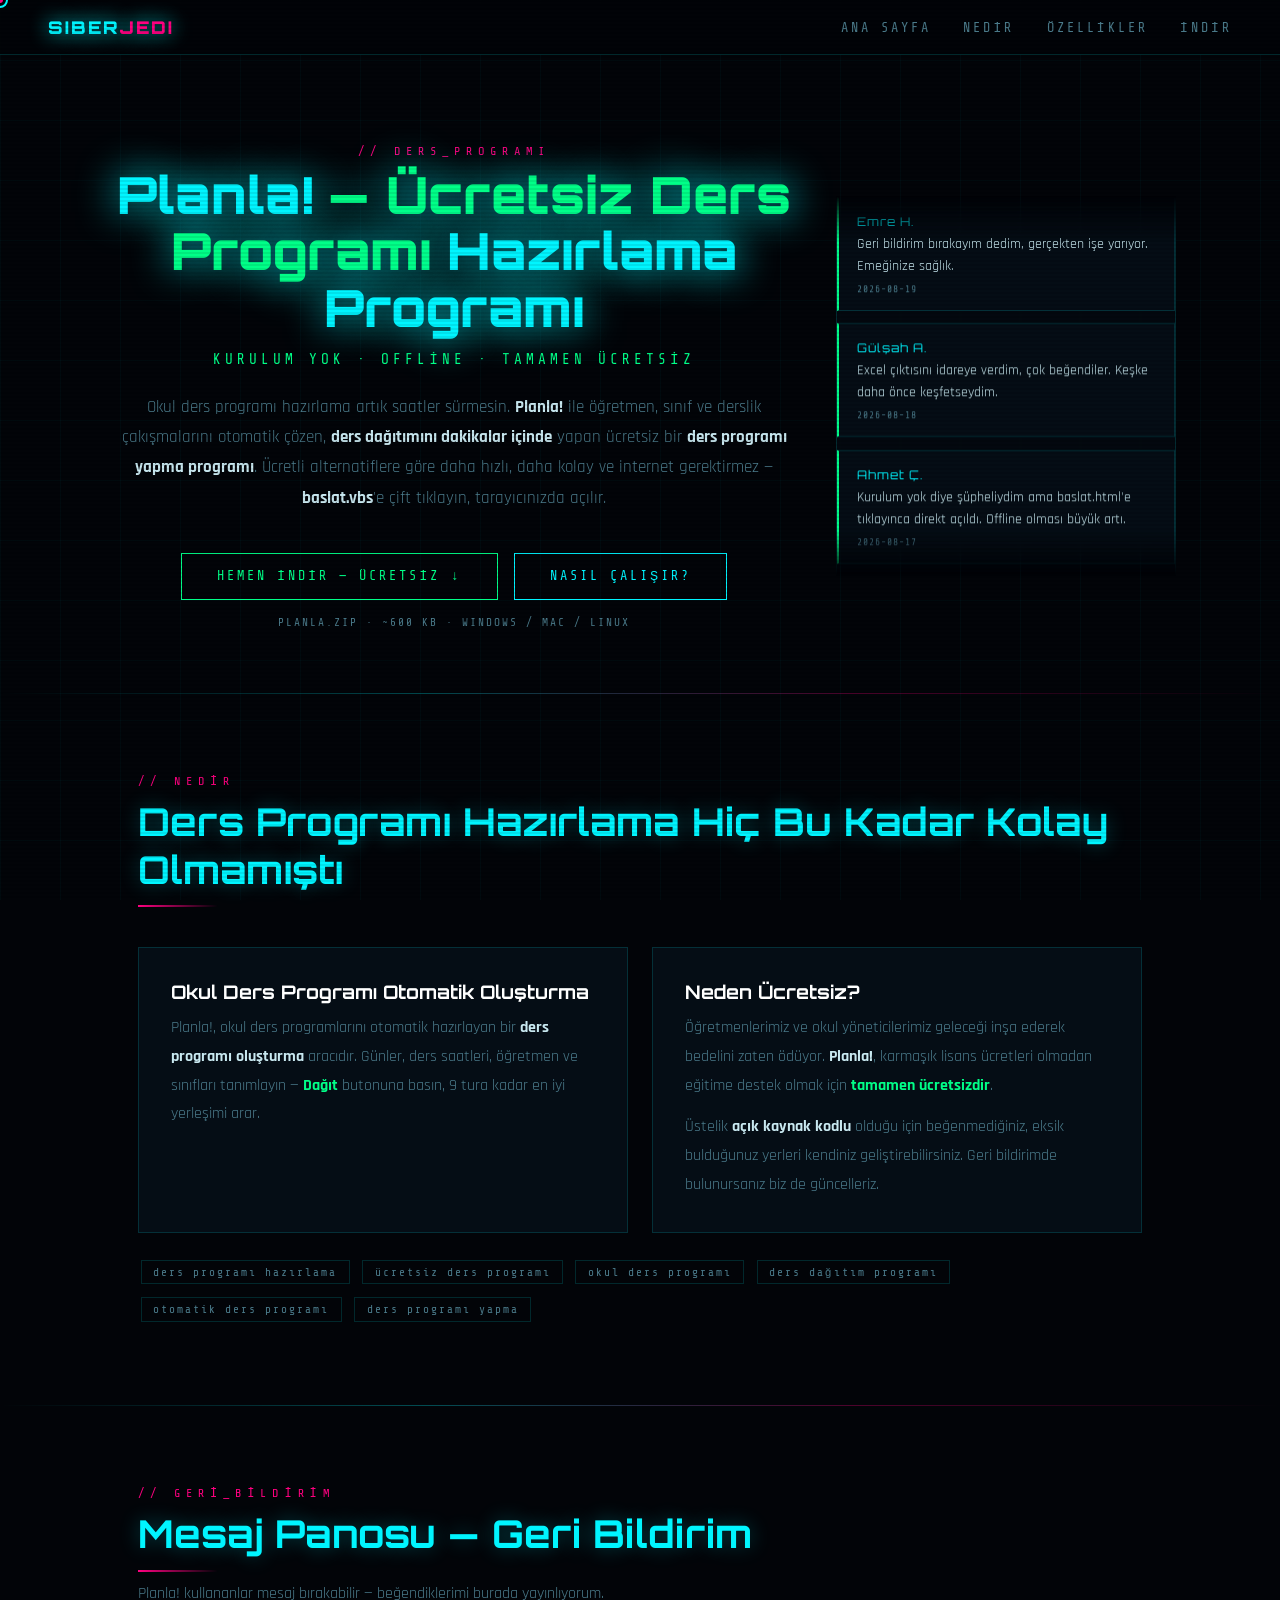
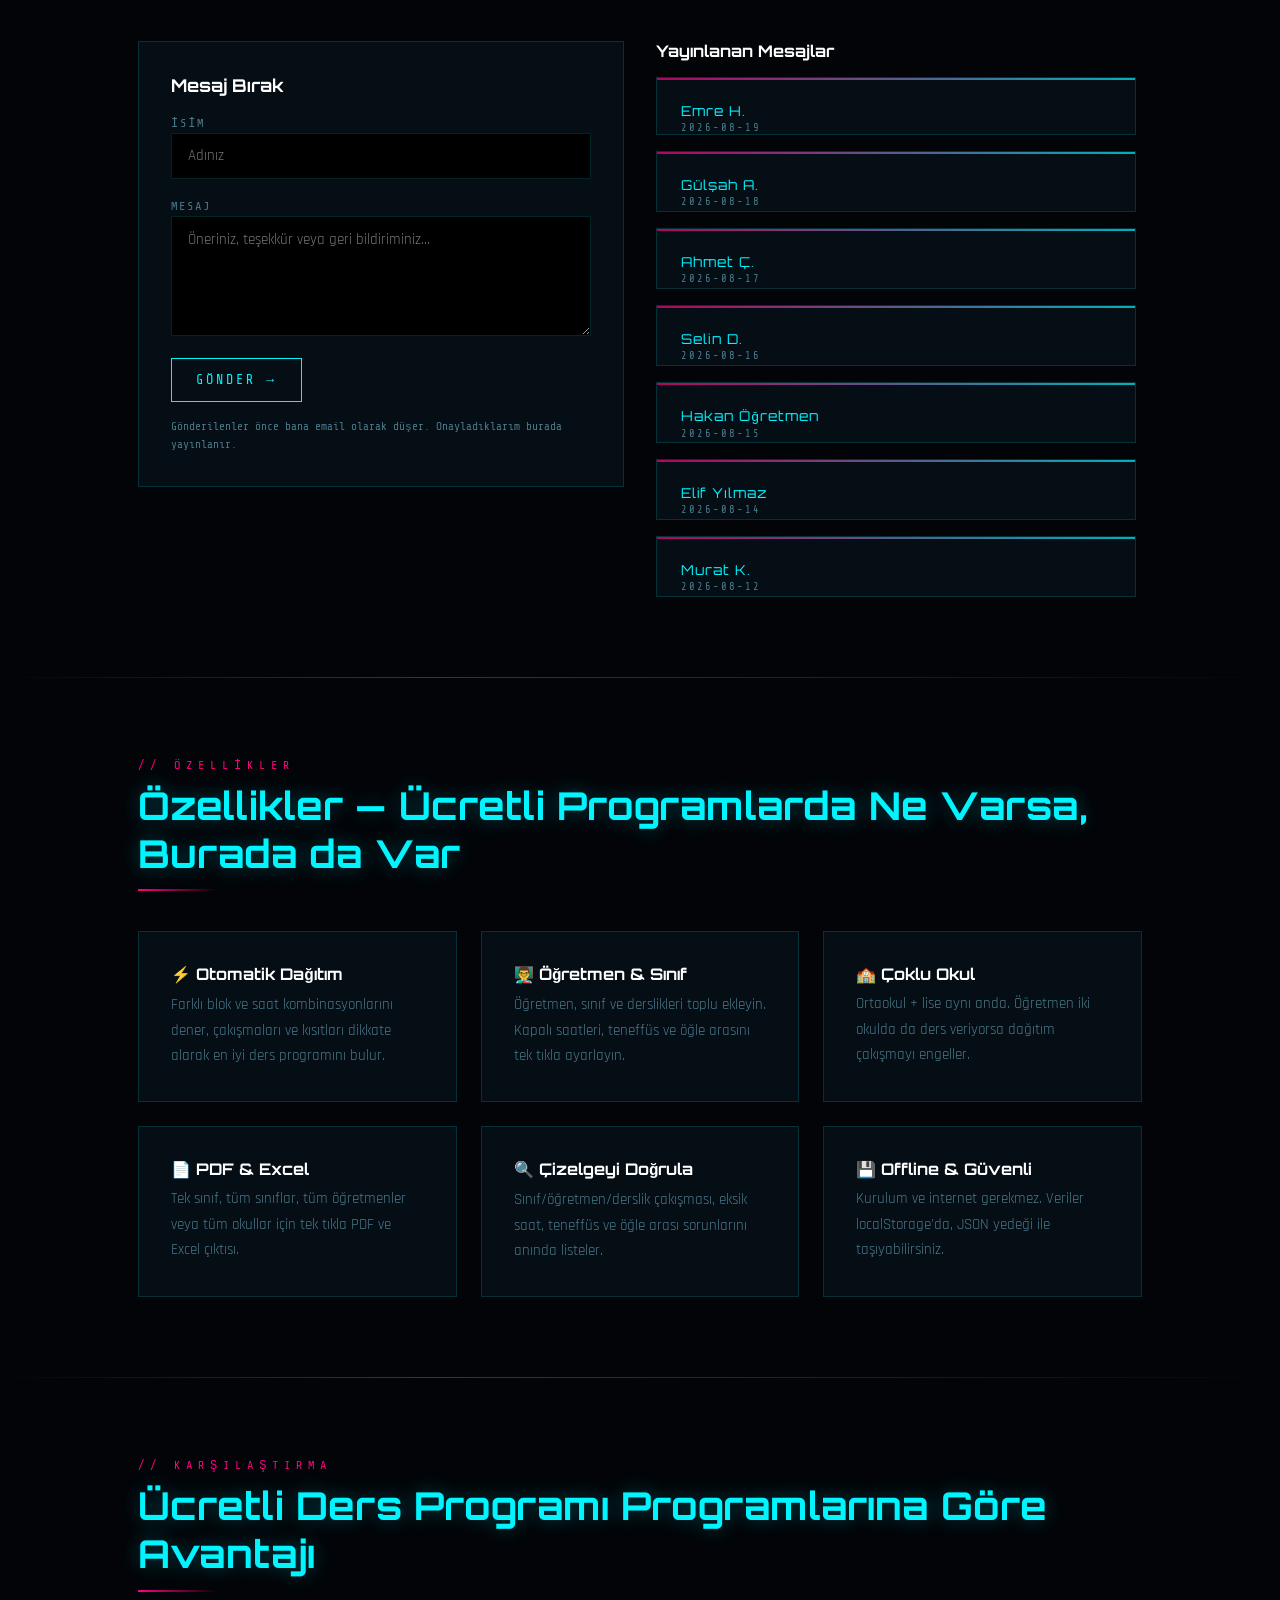
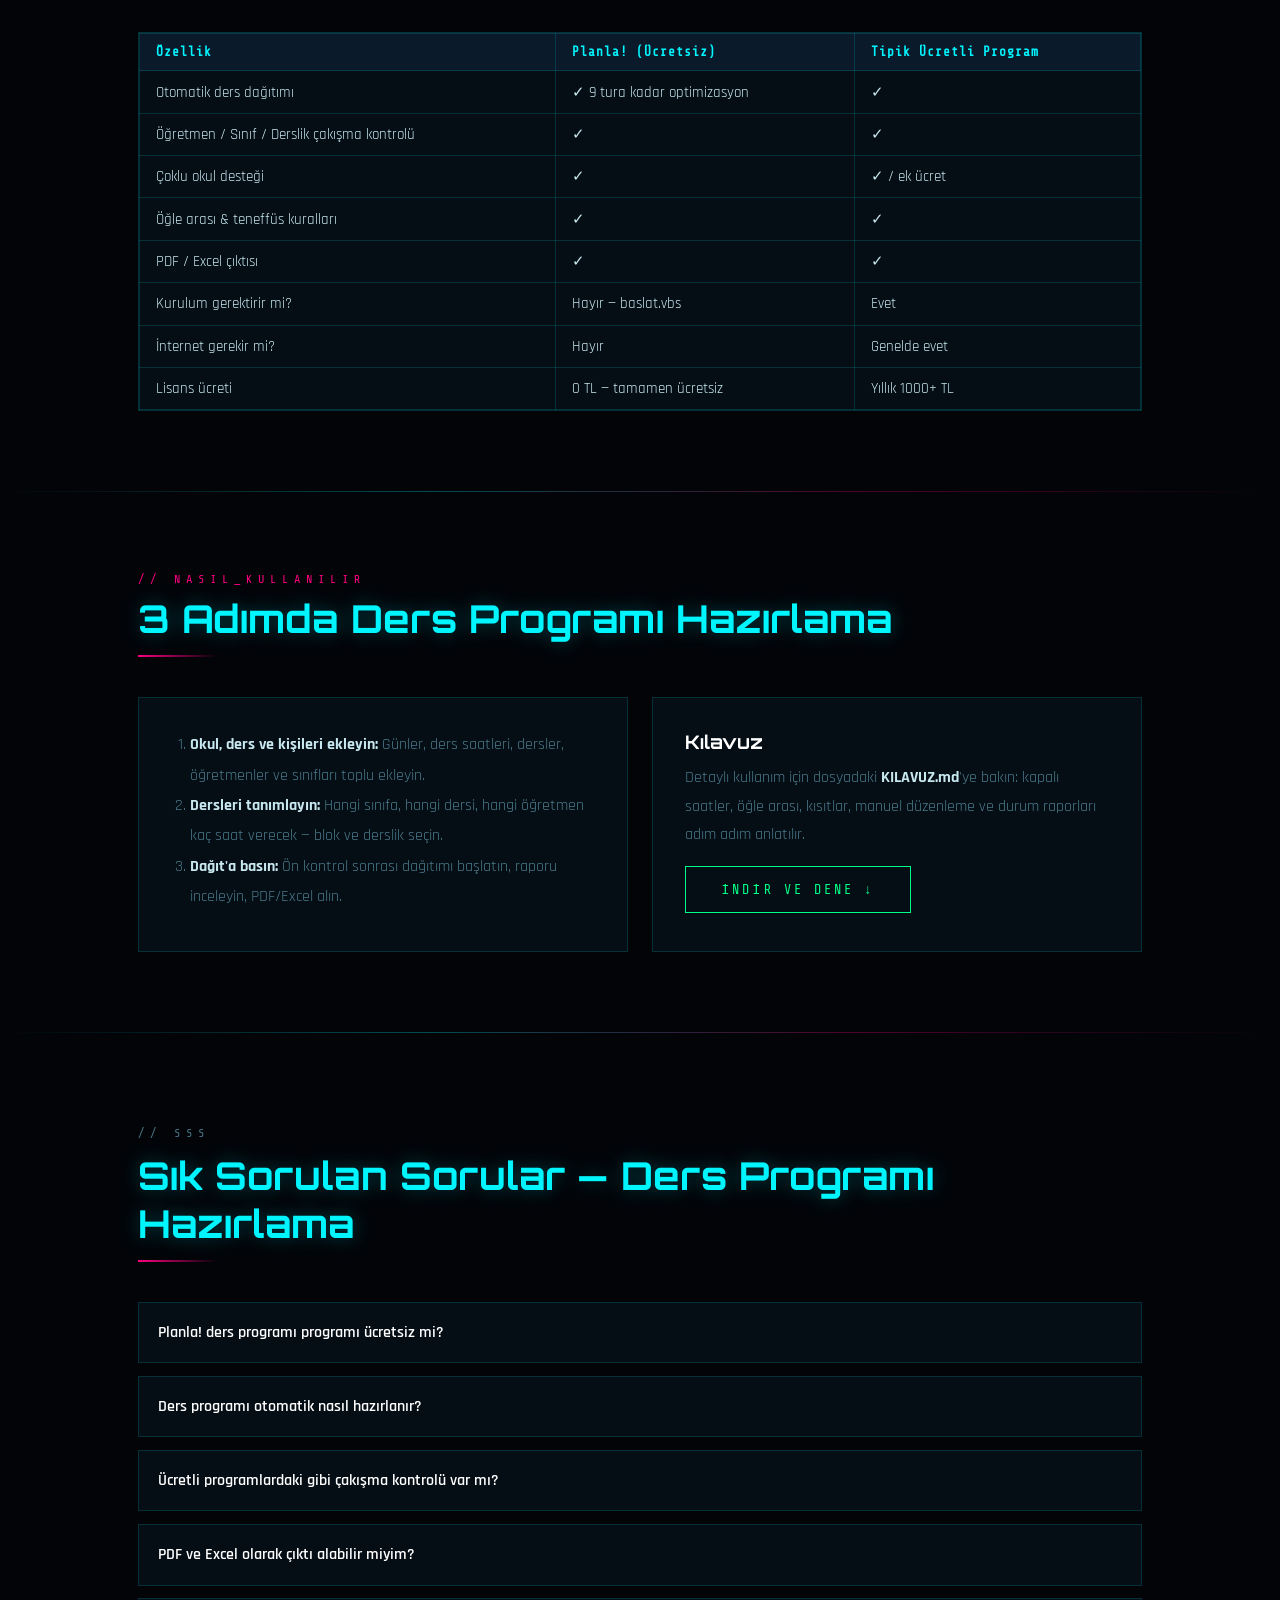
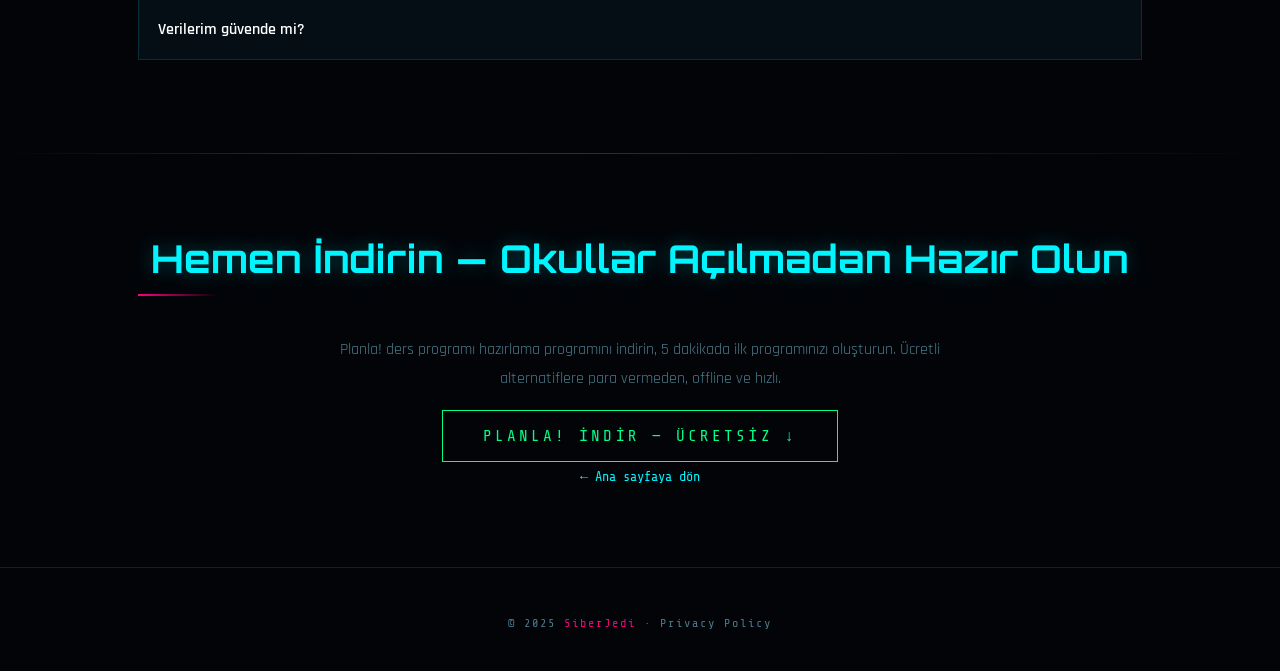
<file: planla.html>
<!DOCTYPE html>
<html lang="tr">
<head>
<meta charset="UTF-8">
<meta name="viewport" content="width=device-width, initial-scale=1.0">
<title>Planla! — Ücretsiz Ders Programı Hazırlama Programı | Okul Ders Dağıtım Aracı</title>
<meta name="description" content="Planla! ücretsiz ders programı hazırlama programı. Okul ders programı otomatik oluşturun — kurulum yok, offline çalışır. Öğretmen, sınıf, derslik ve çoklu okul desteği. PDF/Excel çıktısı. Ücretli alternatiflere göre hızlı ve kolay.">
<meta name="keywords" content="ders programı hazırlama, ders programı yapma, ders programı programı, okul ders programı, ücretsiz ders programı, ders dağıtım programı, otomatik ders programı, ders programı oluşturma, Planla">
<meta name="author" content="SiberJedi">
<meta name="robots" content="index, follow">
<meta name="theme-color" content="#020408">
<link rel="canonical" href="https://sj.siberjedi.workers.dev/planla.html">
<meta property="og:type" content="website">
<meta property="og:url" content="https://sj.siberjedi.workers.dev/planla.html">
<meta property="og:title" content="Planla! — Ücretsiz Ders Programı Hazırlama Programı">
<meta property="og:description" content="Okul ders programını dakikalar içinde otomatik hazırlayın. Kurulum yok, ücretsiz, offline. Öğretmen/sınıf/derslik/çoklu okul, PDF ve Excel.">
<meta property="og:locale" content="tr_TR">
<meta property="og:site_name" content="SiberJedi">
<meta name="twitter:card" content="summary">
<meta name="twitter:title" content="Planla! — Ücretsiz Ders Programı Hazırlama Programı">
<meta name="twitter:description" content="Ücretsiz, kurulum gerektirmeyen otomatik ders programı hazırlama aracı. Hemen indir, baslat.vbs ile çalıştır.">
<meta name="twitter:creator" content="@siberjedi">
<link rel="preconnect" href="https://fonts.googleapis.com">
<link href="https://fonts.googleapis.com/css2?family=Rajdhani:wght@300;400;600;700&family=Share+Tech+Mono&family=Orbitron:wght@400;700;900&display=swap" rel="stylesheet">
<script type="application/ld+json">
{
  "@context": "https://schema.org",
  "@type": "SoftwareApplication",
  "name": "Planla! — Ders Programı Hazırlama Programı",
  "applicationCategory": "EducationApplication",
  "operatingSystem": "Windows, macOS, Linux",
  "offers": {"@type": "Offer", "price": "0", "priceCurrency": "TRY"},
  "description": "Okul ders programlarını otomatik hazırlayan ücretsiz ve kurulum gerektirmeyen ders dağıtım programı. Öğretmen, sınıf, derslik ve çoklu okul desteği, PDF/Excel çıktısı.",
  "url": "https://sj.siberjedi.workers.dev/planla.html",
  "downloadUrl": "https://sj.siberjedi.workers.dev/downloads/Planla.zip",
  "author": {"@type": "Person", "name": "SiberJedi", "url": "https://sj.siberjedi.workers.dev/"},
  "inLanguage": "tr-TR",
  "isAccessibleForFree": true,
  "keywords": "ders programı hazırlama, okul ders programı, ders dağıtım programı"
}
</script>
<script type="application/ld+json">
{
  "@context": "https://schema.org",
  "@type": "FAQPage",
  "mainEntity": [
    {"@type": "Question", "name": "Planla! ücretsiz mi?", "acceptedAnswer": {"@type": "Answer", "text": "Evet, tamamen ücretsizdir. Kurulum gerektirmez, baslat.vbs dosyasına çift tıklayarak tarayıcınızda çalışır. İnternet gerekmez."}},
    {"@type": "Question", "name": "Ders programı nasıl otomatik hazırlanır?", "acceptedAnswer": {"@type": "Answer", "text": "Okul, ders, öğretmen, sınıf ve derslik bilgilerini ekleyip ders tanımları oluşturduktan sonra Dağıt butonuna basın. Planla! 9 tura kadar en iyi yerleşimi arar ve çakışmaları engeller."}},
    {"@type": "Question", "name": "Ücretli programlardan farkı ne?", "acceptedAnswer": {"@type": "Answer", "text": "Planla! ücretsiz olmasına rağmen çoklu okul, öğretmen çakışma kontrolü, teneffüs ve öğle arası kuralları, PDF/Excel çıktısı gibi ücretli programlardaki tüm temel özellikleri sunar ve offline çalışır."}},
    {"@type": "Question", "name": "Verilerim nerede saklanıyor?", "acceptedAnswer": {"@type": "Answer", "text": "Veriler tarayıcınızın hafızasında (localStorage) saklanır. Kaydet ile JSON yedeği alıp başka bilgisayara taşıyabilirsiniz."}},
    {"@type": "Question", "name": "PDF ve Excel çıktısı alabilir miyim?", "acceptedAnswer": {"@type": "Answer", "text": "Evet. Yazdır/PDF ve Excel butonları ile tek sınıf, tüm sınıflar, tüm öğretmenler veya tüm okullar için çıktı alabilirsiniz."}}
  ]
}
</script>
<style>
  :root { --bg:#020408; --bg2:#050d15; --cyan:#00f5ff; --pink:#ff0080; --yellow:#ffee00; --green:#00ff88; --dim:#0a1a2a; --border:rgba(0,245,255,0.15); --text:#c8e8f0; --muted:#4a7a8a; }
  *{margin:0;padding:0;box-sizing:border-box} html{scroll-behavior:smooth}
  body{background:var(--bg);color:var(--text);font-family:'Rajdhani',sans-serif;overflow-x:hidden;cursor:none}
  #cursor{position:fixed;width:16px;height:16px;border:2px solid var(--cyan);border-radius:50%;pointer-events:none;z-index:9999;transition:transform .1s,border-color .2s;transform:translate(-50%,-50%)}
  #cursor-trail{position:fixed;width:6px;height:6px;background:var(--pink);border-radius:50%;pointer-events:none;z-index:9998;transform:translate(-50%,-50%);transition:left .12s,top .12s}
  body::before{content:'';position:fixed;inset:0;background:repeating-linear-gradient(0deg,transparent,transparent 2px,rgba(0,0,0,.08) 2px,rgba(0,0,0,.08) 4px);pointer-events:none;z-index:1000}
  body::after{content:'';position:fixed;inset:0;background-image:linear-gradient(rgba(0,245,255,.03) 1px,transparent 1px),linear-gradient(90deg,rgba(0,245,255,.03) 1px,transparent 1px);background-size:60px 60px;pointer-events:none;z-index:0}
  nav{position:fixed;top:0;left:0;right:0;z-index:500;display:flex;justify-content:space-between;align-items:center;padding:1rem 3rem;background:rgba(2,4,8,.85);backdrop-filter:blur(12px);border-bottom:1px solid var(--border)}
  .nav-logo{font-family:'Orbitron',monospace;font-size:1.1rem;font-weight:900;color:var(--cyan);text-shadow:0 0 20px var(--cyan);letter-spacing:2px}
  .nav-logo span{color:var(--pink)} .nav-links{display:flex;gap:2rem;list-style:none}
  .nav-links a{color:var(--muted);text-decoration:none;font-size:.85rem;letter-spacing:3px;text-transform:uppercase;font-family:'Share Tech Mono',monospace;transition:color .2s}
  .nav-links a:hover{color:var(--cyan);text-shadow:0 0 10px var(--cyan)}
  .glow-sep{width:100%;height:1px;background:linear-gradient(90deg,transparent,var(--cyan),var(--pink),transparent);opacity:.3}
  section{position:relative;z-index:1;padding:5rem 3rem;max-width:1100px;margin:0 auto}
  .section-label{font-family:'Share Tech Mono',monospace;font-size:.75rem;letter-spacing:6px;color:var(--pink);text-transform:uppercase;margin-bottom:.5rem}
  .section-title{font-family:'Orbitron',monospace;font-size:clamp(1.5rem,4vw,2.4rem);font-weight:700;color:var(--cyan);text-shadow:0 0 20px rgba(0,245,255,.3);margin-bottom:2.5rem}
  .section-title::after{content:'';display:block;width:80px;height:2px;background:linear-gradient(90deg,var(--pink),transparent);margin-top:.8rem}
  .hero{padding:9rem 3rem 4rem;position:relative;z-index:1;max-width:1200px;margin:0 auto;display:flex;gap:2rem;align-items:center;justify-content:center}
  .hero-main{flex:1;max-width:700px;text-align:center}
  .hero h1{font-family:'Orbitron',monospace;font-size:clamp(2rem,6vw,3.2rem);font-weight:900;color:var(--cyan);text-shadow:0 0 40px var(--cyan);line-height:1.1}
  .hero h1 span{color:var(--green)} .hero-sub{font-family:'Share Tech Mono',monospace;color:var(--green);letter-spacing:4px;margin-top:1rem;text-transform:uppercase;font-size:.9rem}
  .hero-desc{max-width:700px;margin:1.5rem auto 0;color:var(--muted);line-height:1.8;font-size:1.05rem}
  .hero-desc strong{color:var(--text)} .cta{display:flex;gap:1rem;justify-content:center;flex-wrap:wrap;margin-top:2.5rem}
  /* HERO TICKER - vertical infinite */
  .hero-ticker-wrap{width:340px;flex-shrink:0;height:380px;overflow:hidden;position:relative;border:1px solid var(--border);background:rgba(5,13,21,0.6);backdrop-filter:blur(4px);mask-image:linear-gradient(to bottom, transparent, black 12%, black 88%, transparent);-webkit-mask-image:linear-gradient(to bottom, transparent, black 12%, black 88%, transparent)}
  .hero-ticker{display:flex;flex-direction:column;gap:.8rem;will-change:transform;animation: tickerScroll linear infinite}
  .hero-ticker-item{background:var(--bg2);border:1px solid var(--border);border-left:2px solid var(--green);padding:1rem 1.1rem;flex-shrink:0}
  .hero-ticker-name{font-family:'Orbitron',monospace;font-size:.75rem;color:var(--cyan);letter-spacing:1px}
  .hero-ticker-msg{font-size:.85rem;color:var(--text);line-height:1.6;margin-top:.3rem;display:-webkit-box;-webkit-line-clamp:3;-webkit-box-orient:vertical;overflow:hidden}
  .hero-ticker-date{font-family:'Share Tech Mono',monospace;font-size:.6rem;color:var(--muted);margin-top:.4rem;letter-spacing:1px}
  .hero-ticker-empty{font-family:'Share Tech Mono',monospace;font-size:.75rem;color:var(--muted);text-align:center;padding:2rem}
  @keyframes tickerScroll{0%{transform:translateY(0)}100%{transform:translateY(-50%)}}
  .btn{font-family:'Share Tech Mono',monospace;font-size:.85rem;letter-spacing:3px;text-transform:uppercase;padding:.9rem 2.2rem;border:1px solid var(--green);color:var(--green);background:transparent;text-decoration:none;cursor:none;position:relative;overflow:hidden;transition:color .3s;z-index:0}
  .btn::before{content:'';position:absolute;inset:0;background:var(--green);transform:scaleX(0);transform-origin:left;transition:transform .3s;z-index:-1}
  .btn:hover::before{transform:scaleX(1)} .btn:hover{color:var(--bg)}
  .btn.cyan{border-color:var(--cyan);color:var(--cyan)} .btn.cyan::before{background:var(--cyan)}
  .pill{display:inline-block;font-family:'Share Tech Mono',monospace;font-size:.7rem;letter-spacing:2px;padding:.3rem .7rem;border:1px solid var(--border);color:var(--muted);margin:.2rem}
  .card{background:var(--bg2);border:1px solid var(--border);padding:2rem;position:relative;overflow:hidden}
  .card::before{content:'';position:absolute;top:0;left:0;right:0;height:2px;background:linear-gradient(90deg,var(--green),var(--cyan));transform:scaleX(0);transform-origin:left;transition:transform .4s}
  .card:hover::before{transform:scaleX(1)} .card:hover{background:var(--dim)}
  .grid2{display:grid;grid-template-columns:1fr 1fr;gap:1.5rem} .grid3{display:grid;grid-template-columns:repeat(3,1fr);gap:1.5rem}
  .feat h3{font-family:'Orbitron',monospace;font-size:1rem;color:#fff;margin-bottom:.4rem} .feat p{color:var(--muted);line-height:1.7;font-size:.95rem}
  .compare{width:100%;border-collapse:collapse;font-size:.95rem} .compare th,.compare td{border:1px solid var(--border);padding:.7rem 1rem;text-align:left}
  .compare th{background:var(--dim);color:var(--cyan);font-family:'Share Tech Mono',monospace;letter-spacing:1px;font-size:.8rem} .compare td{color:var(--text)} .ok{color:var(--green)} .no{color:var(--pink)}
  .faq details{background:var(--bg2);border:1px solid var(--border);padding:1.2rem;margin-bottom:.8rem} .faq summary{cursor:none;font-weight:600;color:#fff;list-style:none} .faq p{margin-top:.6rem;color:var(--muted);line-height:1.7}
  .steps ol{padding-left:1.2rem;color:var(--muted);line-height:1.9} .steps li strong{color:var(--text)}
  /* FEEDBACK */
  .feedback-grid{display:grid;grid-template-columns:1fr 1fr;gap:2rem;align-items:start}
  .feedback-form{background:var(--bg2);border:1px solid var(--border);padding:2rem;display:flex;flex-direction:column;gap:1rem}
  .feedback-form h3{font-family:'Orbitron',monospace;color:#fff;font-size:1.1rem}
  .feedback-form label{font-family:'Share Tech Mono',monospace;font-size:.75rem;letter-spacing:2px;color:var(--muted);text-transform:uppercase}
  .feedback-input,.feedback-textarea{width:100%;background:#000;border:1px solid var(--border);color:var(--text);padding:.8rem 1rem;font-family:'Rajdhani',sans-serif;font-size:.95rem;outline:none;transition:border-color .2s}
  .feedback-input:focus,.feedback-textarea:focus{border-color:var(--cyan)}
  .feedback-textarea{min-height:120px;resize:vertical}
  .feedback-btn{font-family:'Share Tech Mono',monospace;font-size:.85rem;letter-spacing:3px;text-transform:uppercase;padding:.8rem 1.5rem;border:1px solid var(--cyan);color:var(--cyan);background:transparent;cursor:none;position:relative;overflow:hidden;transition:color .3s;z-index:0;align-self:flex-start}
  .feedback-btn::before{content:'';position:absolute;inset:0;background:var(--cyan);transform:scaleX(0);transform-origin:left;transition:transform .3s;z-index:-1}
  .feedback-btn:hover::before{transform:scaleX(1)} .feedback-btn:hover{color:var(--bg)}
  .feedback-btn:disabled{opacity:.5;cursor:not-allowed}
  .feedback-hint{font-family:'Share Tech Mono',monospace;font-size:.7rem;color:var(--muted);line-height:1.6}
  .feedback-list{display:flex;flex-direction:column;gap:1rem;max-height:520px;overflow:auto;padding-right:.4rem}
  .feedback-card{background:var(--bg2);border:1px solid var(--border);padding:1.5rem;position:relative;overflow:hidden}
  .feedback-card::before{content:'';position:absolute;top:0;left:0;right:0;height:2px;background:linear-gradient(90deg,var(--pink),var(--cyan));opacity:.7}
  .feedback-name{font-family:'Orbitron',monospace;font-size:.85rem;color:var(--cyan);letter-spacing:1px}
  .feedback-date{font-family:'Share Tech Mono',monospace;font-size:.65rem;color:var(--muted);letter-spacing:2px;margin-top:.2rem}
  .feedback-msg{color:var(--text);line-height:1.7;margin-top:.8rem;font-size:.95rem}
  .feedback-empty{font-family:'Share Tech Mono',monospace;font-size:.8rem;color:var(--muted);text-align:center;padding:2rem;border:1px dashed var(--border)}
  @media(max-width:900px){.hero{flex-direction:column;max-width:900px;text-align:center}.hero-ticker-wrap{width:100%;max-width:420px;height:280px}}
  @media(max-width:768px){nav{padding:1rem 1.5rem}.nav-links{display:none}section{padding:3.5rem 1.5rem}.hero{padding:7rem 1.5rem 3rem}.grid2,.grid3,.feedback-grid{grid-template-columns:1fr}}
</style>
</head>
<body>
<div id="cursor"></div><div id="cursor-trail"></div>
<nav>
  <div class="nav-logo">SIBER<span>JEDI</span></div>
  <ul class="nav-links">
    <li><a href="/">Ana Sayfa</a></li>
    <li><a href="#nedir">Nedir</a></li>
    <li><a href="#ozellikler">Özellikler</a></li>
    <li><a href="downloads/Planla.zip" download>İndir</a></li>
  </ul>
</nav>

<div class="hero">
  <div class="hero-main">
    <p class="section-label" style="text-align:center">// ders_programı</p>
    <h1>Planla! <span>— Ücretsiz Ders Programı</span> Hazırlama Programı</h1>
    <p class="hero-sub">Kurulum yok · Offline · Tamamen ücretsiz</p>
    <p class="hero-desc">
      Okul ders programı hazırlama artık saatler sürmesin. <strong>Planla!</strong> ile öğretmen, sınıf ve derslik çakışmalarını otomatik çözen, <strong>ders dağıtımını dakikalar içinde</strong> yapan ücretsiz bir <strong>ders programı yapma programı</strong>.
      Ücretli alternatiflere göre daha hızlı, daha kolay ve internet gerektirmez — <strong>baslat.vbs</strong>'e çift tıklayın, tarayıcınızda açılır.
    </p>
    <div class="cta">
      <a href="downloads/Planla.zip" download class="btn">Hemen İndir — Ücretsiz ↓</a>
    <a href="#nasil" class="btn cyan">Nasıl Çalışır?</a>
  </div>
    <p style="margin-top:1rem;font-family:'Share Tech Mono',monospace;font-size:.7rem;letter-spacing:2px;color:var(--muted)">PLANLA.ZIP · ~600 KB · WINDOWS / MAC / LINUX</p>
  </div>
  <div class="hero-ticker-wrap" id="hero-ticker-wrap" aria-hidden="true">
    <div class="hero-ticker" id="hero-ticker"><div class="hero-ticker-empty">Mesajlar yükleniyor...</div></div>
  </div>
</div>

<div class="glow-sep"></div>

<section id="nedir">
  <p class="section-label">// nedir</p>
  <h2 class="section-title">Ders Programı Hazırlama Hiç Bu Kadar Kolay Olmamıştı</h2>
  <div class="grid2">
    <div class="card">
      <h3 style="font-family:Orbitron;color:#fff;margin-bottom:.6rem">Okul Ders Programı Otomatik Oluşturma</h3>
      <p style="color:var(--muted);line-height:1.8">Planla!, okul ders programlarını otomatik hazırlayan bir <strong style="color:var(--text)">ders programı oluşturma</strong> aracıdır. Günler, ders saatleri, öğretmen ve sınıfları tanımlayın — <strong style="color:var(--green)">Dağıt</strong> butonuna basın, 9 tura kadar en iyi yerleşimi arar.</p>
    </div>
    <div class="card">
      <h3 style="font-family:Orbitron;color:#fff;margin-bottom:.6rem">Neden Ücretsiz?</h3>
      <p style="color:var(--muted);line-height:1.8">Öğretmenlerimiz ve okul yöneticilerimiz geleceği inşa ederek bedelini zaten ödüyor. <strong style="color:var(--text)">Planla!</strong>, karmaşık lisans ücretleri olmadan eğitime destek olmak için <strong style="color:var(--green)">tamamen ücretsizdir</strong>.</p>
      <p style="color:var(--muted);line-height:1.8;margin-top:.8rem">Üstelik <strong style="color:var(--text)">açık kaynak kodlu</strong> olduğu için beğenmediğiniz, eksik bulduğunuz yerleri kendiniz geliştirebilirsiniz. Geri bildirimde bulunursanız biz de güncelleriz.</p>
    </div>
  </div>
  <div style="margin-top:1.5rem;display:flex;flex-wrap:wrap;gap:.4rem">
    <span class="pill">ders programı hazırlama</span><span class="pill">ücretsiz ders programı</span><span class="pill">okul ders programı</span><span class="pill">ders dağıtım programı</span><span class="pill">otomatik ders programı</span>    <span class="pill">ders programı yapma</span>
  </div>
</section>

<div class="glow-sep"></div>

<!-- FEEDBACK / MESSAGE BOARD -->
<section id="pano">
  <p class="section-label">// geri_bildirim</p>
  <h2 class="section-title">Mesaj Panosu — Geri Bildirim</h2>
  <p style="color:var(--muted);line-height:1.8;max-width:700px;margin:-2rem 0 2rem">Planla! kullananlar mesaj bırakabilir — beğendiklerimi burada yayınlıyorum.</p>
  <div class="feedback-grid">
    <form id="feedback-form" class="feedback-form" action="https://formsubmit.co/siberjedi@gmail.com" method="POST">
      <h3>Mesaj Bırak</h3>
      <input type="hidden" name="_subject" value="Yeni pano mesajı — planla.html">
      <input type="hidden" name="_captcha" value="false">
      <input type="hidden" name="_template" value="table">
      <input type="text" name="_honey" style="display:none">
      <div>
        <label for="fb-name">İsim</label>
        <input id="fb-name" class="feedback-input" type="text" name="name" placeholder="Adınız" required maxlength="40">
      </div>
      <div>
        <label for="fb-msg">Mesaj</label>
        <textarea id="fb-msg" class="feedback-textarea" name="message" placeholder="Öneriniz, teşekkür veya geri bildiriminiz..." required maxlength="500"></textarea>
      </div>
      <button class="feedback-btn" type="submit">Gönder →</button>
      <p id="fb-status" class="feedback-hint" style="display:none"></p>
      <p class="feedback-hint">Gönderilenler önce bana email olarak düşer. Onayladıklarım burada yayınlanır.</p>
    </form>
    <div>
      <h3 style="font-family:'Orbitron',monospace;color:#fff;font-size:1rem;margin-bottom:1rem">Yayınlanan Mesajlar</h3>
      <div id="feedback-list" class="feedback-list"><div class="feedback-empty">Yükleniyor...</div></div>
    </div>
  </div>
</section>

<div class="glow-sep"></div>

<section id="ozellikler">
  <p class="section-label">// özellikler</p>
  <h2 class="section-title">Özellikler — Ücretli Programlarda Ne Varsa, Burada da Var</h2>
  <div class="grid3">
    <div class="card feat"><h3>⚡ Otomatik Dağıtım</h3><p>Farklı blok ve saat kombinasyonlarını dener, çakışmaları ve kısıtları dikkate alarak en iyi ders programını bulur.</p></div>
    <div class="card feat"><h3>👨‍🏫 Öğretmen & Sınıf</h3><p>Öğretmen, sınıf ve derslikleri toplu ekleyin. Kapalı saatleri, teneffüs ve öğle arasını tek tıkla ayarlayın.</p></div>
    <div class="card feat"><h3>🏫 Çoklu Okul</h3><p>Ortaokul + lise aynı anda. Öğretmen iki okulda da ders veriyorsa dağıtım çakışmayı engeller.</p></div>
    <div class="card feat"><h3>📄 PDF & Excel</h3><p>Tek sınıf, tüm sınıflar, tüm öğretmenler veya tüm okullar için tek tıkla PDF ve Excel çıktısı.</p></div>
    <div class="card feat"><h3>🔍 Çizelgeyi Doğrula</h3><p>Sınıf/öğretmen/derslik çakışması, eksik saat, teneffüs ve öğle arası sorunlarını anında listeler.</p></div>
    <div class="card feat"><h3>💾 Offline & Güvenli</h3><p>Kurulum ve internet gerekmez. Veriler localStorage'da, JSON yedeği ile taşıyabilirsiniz.</p></div>
  </div>
</section>

<div class="glow-sep"></div>

<section>
  <p class="section-label">// karşılaştırma</p>
  <h2 class="section-title">Ücretli Ders Programı Programlarına Göre Avantajı</h2>
  <div class="card" style="padding:0;overflow:auto">
    <table class="compare">
      <tr><th>Özellik</th><th>Planla! (Ücretsiz)</th><th>Tipik Ücretli Program</th></tr>
      <tr><td>Otomatik ders dağıtımı</td><td class="ok">✓ 9 tura kadar optimizasyon</td><td class="ok">✓</td></tr>
      <tr><td>Öğretmen / Sınıf / Derslik çakışma kontrolü</td><td class="ok">✓</td><td class="ok">✓</td></tr>
      <tr><td>Çoklu okul desteği</td><td class="ok">✓</td><td class="ok">✓ / ek ücret</td></tr>
      <tr><td>Öğle arası & teneffüs kuralları</td><td class="ok">✓</td><td class="ok">✓</td></tr>
      <tr><td>PDF / Excel çıktısı</td><td class="ok">✓</td><td class="ok">✓</td></tr>
      <tr><td>Kurulum gerektirir mi?</td><td class="ok">Hayır — baslat.vbs</td><td class="no">Evet</td></tr>
      <tr><td>İnternet gerekir mi?</td><td class="ok">Hayır</td><td class="no">Genelde evet</td></tr>
      <tr><td>Lisans ücreti</td><td class="ok">0 TL — tamamen ücretsiz</td><td class="no">Yıllık 1000+ TL</td></tr>
    </table>
  </div>
</section>

<div class="glow-sep"></div>

<section id="nasil" class="steps">
  <p class="section-label">// nasıl_kullanılır</p>
  <h2 class="section-title">3 Adımda Ders Programı Hazırlama</h2>
  <div class="grid2">
    <div class="card">
      <ol>
        <li><strong>Okul, ders ve kişileri ekleyin:</strong> Günler, ders saatleri, dersler, öğretmenler ve sınıfları toplu ekleyin.</li>
        <li><strong>Dersleri tanımlayın:</strong> Hangi sınıfa, hangi dersi, hangi öğretmen kaç saat verecek — blok ve derslik seçin.</li>
        <li><strong>Dağıt'a basın:</strong> Ön kontrol sonrası dağıtımı başlatın, raporu inceleyin, PDF/Excel alın.</li>
      </ol>
    </div>
    <div class="card">
      <h3 style="font-family:Orbitron;color:#fff;margin-bottom:.6rem">Kılavuz</h3>
      <p style="color:var(--muted);line-height:1.8">Detaylı kullanım için dosyadaki <strong style="color:var(--text)">KILAVUZ.md</strong>'ye bakın: kapalı saatler, öğle arası, kısıtlar, manuel düzenleme ve durum raporları adım adım anlatılır.</p>
      <a href="downloads/Planla.zip" download class="btn" style="margin-top:1rem;display:inline-block">İndir ve Dene ↓</a>
    </div>
  </div>
</section>

<div class="glow-sep"></div>

<section class="faq">
  <p class="section-label">// sss</p>
  <h2 class="section-title">Sık Sorulan Sorular — Ders Programı Hazırlama</h2>
  <details><summary>Planla! ders programı programı ücretsiz mi?</summary><p>Evet, tamamen ücretsizdir ve ömür boyu ücretsiz kalacak. Kurulum gerektirmez, baslat.vbs'e çift tıklayarak çalışır.</p></details>
  <details><summary>Ders programı otomatik nasıl hazırlanır?</summary><p>Okul ayarları, ders/öğretmen/sınıf ekleme ve ders tanımlama adımlarından sonra sol alttaki Dağıt butonuna basın. Ön kontrol hatalarını düzeltip Dağıtımı Başlat deyin.</p></details>
  <details><summary>Ücretli programlardaki gibi çakışma kontrolü var mı?</summary><p>Evet. Sınıf, öğretmen, derslik ve çapraz okul çakışmaları, kapalı saatler, teneffüs ve öğle arası kuralları otomatik denetlenir. Çizelgeyi Doğrula ile hepsini listeleyebilirsiniz.</p></details>
  <details><summary>PDF ve Excel olarak çıktı alabilir miyim?</summary><p>Evet. Yazdır/PDF ve Excel butonları ile tek çizelge, tüm sınıflar, tüm öğretmenler veya tüm okullar için çıktı alabilirsiniz.</p></details>
  <details><summary>Verilerim güvende mi?</summary><p>Verileriniz sadece tarayıcınızın hafızasında saklanır, hiçbir sunucuya gönderilmez. Kaydet ile JSON yedeği alıp başka bilgisayara taşıyabilirsiniz.</p></details>
</section>

<div class="glow-sep"></div>

<section style="text-align:center">
  <h2 class="section-title" style="text-align:center">Hemen İndirin — Okullar Açılmadan Hazır Olun</h2>
  <p style="color:var(--muted);line-height:1.8;max-width:650px;margin:0 auto 2rem">Planla! ders programı hazırlama programını indirin, 5 dakikada ilk programınızı oluşturun. Ücretli alternatiflere para vermeden, offline ve hızlı.</p>
  <a href="downloads/Planla.zip" download class="btn" style="font-size:1rem;padding:1rem 2.5rem">Planla! İndir — Ücretsiz ↓</a>
  <p style="margin-top:1.2rem"><a href="/" style="color:var(--cyan);font-family:'Share Tech Mono',monospace;font-size:.85rem;text-decoration:none">← Ana sayfaya dön</a></p>
</section>

<footer style="position:relative;z-index:1;text-align:center;padding:3rem;border-top:1px solid var(--border);font-family:'Share Tech Mono',monospace;font-size:.75rem;color:var(--muted);letter-spacing:2px">
  <p>© 2025 <span style="color:var(--pink)">SiberJedi</span> · <a href="privacy-policy.html" style="color:var(--muted);text-decoration:none">Privacy Policy</a></p>
</footer>

<script>
  const cursor=document.getElementById('cursor'),trail=document.getElementById('cursor-trail');
  document.addEventListener('mousemove',e=>{cursor.style.left=e.clientX+'px';cursor.style.top=e.clientY+'px';setTimeout(()=>{trail.style.left=e.clientX+'px';trail.style.top=e.clientY+'px'},80)});
  document.querySelectorAll('a,button,.card,.feedback-card,.feedback-btn').forEach(el=>{el.addEventListener('mouseenter',()=>{cursor.style.transform='translate(-50%,-50%) scale(2)';cursor.style.borderColor='var(--pink)'});el.addEventListener('mouseleave',()=>{cursor.style.transform='translate(-50%,-50%) scale(1)';cursor.style.borderColor='var(--cyan)'})});
  // feedback board + hero ticker
  (async()=>{
    const list=document.getElementById('feedback-list');
    const ticker=document.getElementById('hero-ticker');
    const safe=s=>String(s||'').replace(/[&<>"]/g,c=>({'&':'&amp;','<':'&lt;','>':'&gt;','"':'&quot;'}[c]));
    try{
      const res=await fetch('feedback.json',{cache:'no-store'});
      const data=await res.json();
      if(!Array.isArray(data)||data.length===0){
        list.innerHTML='<div class="feedback-empty">Henüz yayınlanan mesaj yok — ilk sen bırak!</div>';
        ticker.innerHTML='<div class="hero-ticker-empty">Henüz yorum yok — ilk geri bildirimi sen bırak!</div>';
        ticker.style.animation='none';
        return;
      }
      list.innerHTML=data.slice().reverse().map(m=>`<div class="feedback-card"><div class="feedback-name">${safe(m.name)}</div><div class="feedback-date">${safe(m.date)}</div><div class="feedback-msg">${safe(m.message)}</div></div>`).join('');
      // hero ticker: duplicate for seamless loop, bottom->top
      let items=data.slice().reverse();
      // ensure enough items for smooth scroll
      while(items.length<4) items=items.concat(data.slice().reverse());
      const doubled=[...items,...items];
      ticker.innerHTML=doubled.map(m=>`<div class="hero-ticker-item"><div class="hero-ticker-name">${safe(m.name)}</div><div class="hero-ticker-msg">${safe(m.message)}</div><div class="hero-ticker-date">${safe(m.date)}</div></div>`).join('');
      ticker.style.animationDuration=(doubled.length*2.2)+'s';
    }catch(e){
      list.innerHTML='<div class="feedback-empty">Mesajlar yüklenemedi.</div>';
      ticker.innerHTML='<div class="hero-ticker-empty">Mesajlar yüklenemedi.</div>';
      ticker.style.animation='none';
    }
  })();
  (()=>{
    const form=document.getElementById('feedback-form'),status=document.getElementById('fb-status'),btn=form.querySelector('button[type="submit"]');
    form.addEventListener('submit',async(e)=>{
      e.preventDefault(); if(form._honey.value) return;
      btn.disabled=true; btn.textContent='Gönderiliyor...'; status.style.display='none';
      const data={name:document.getElementById('fb-name').value, message:document.getElementById('fb-msg').value, _subject:"Yeni pano mesajı — planla.html", _captcha:"false", _template:"table"};
      try{
        const res=await fetch("https://formsubmit.co/ajax/siberjedi@gmail.com",{method:'POST',headers:{'Content-Type':'application/json','Accept':'application/json'},body:JSON.stringify(data)});
        const j=await res.json().catch(()=>({}));
        if(res.ok){status.textContent='✓ Mesajın alındı! Onaylayınca panoda yayınlanacak.';status.style.color='var(--green)';status.style.display='block';form.reset();}
        else throw new Error(j.message||'fail');
      }catch(err){
        status.textContent='Gönderilemedi — tekrar dene veya siberjedi@gmail.com\'a yaz.';
        status.style.color='var(--pink)';status.style.display='block';
      } finally{btn.disabled=false;btn.textContent='Gönder →';}
    });
  })();
</script>
</body>
</html>
</file>
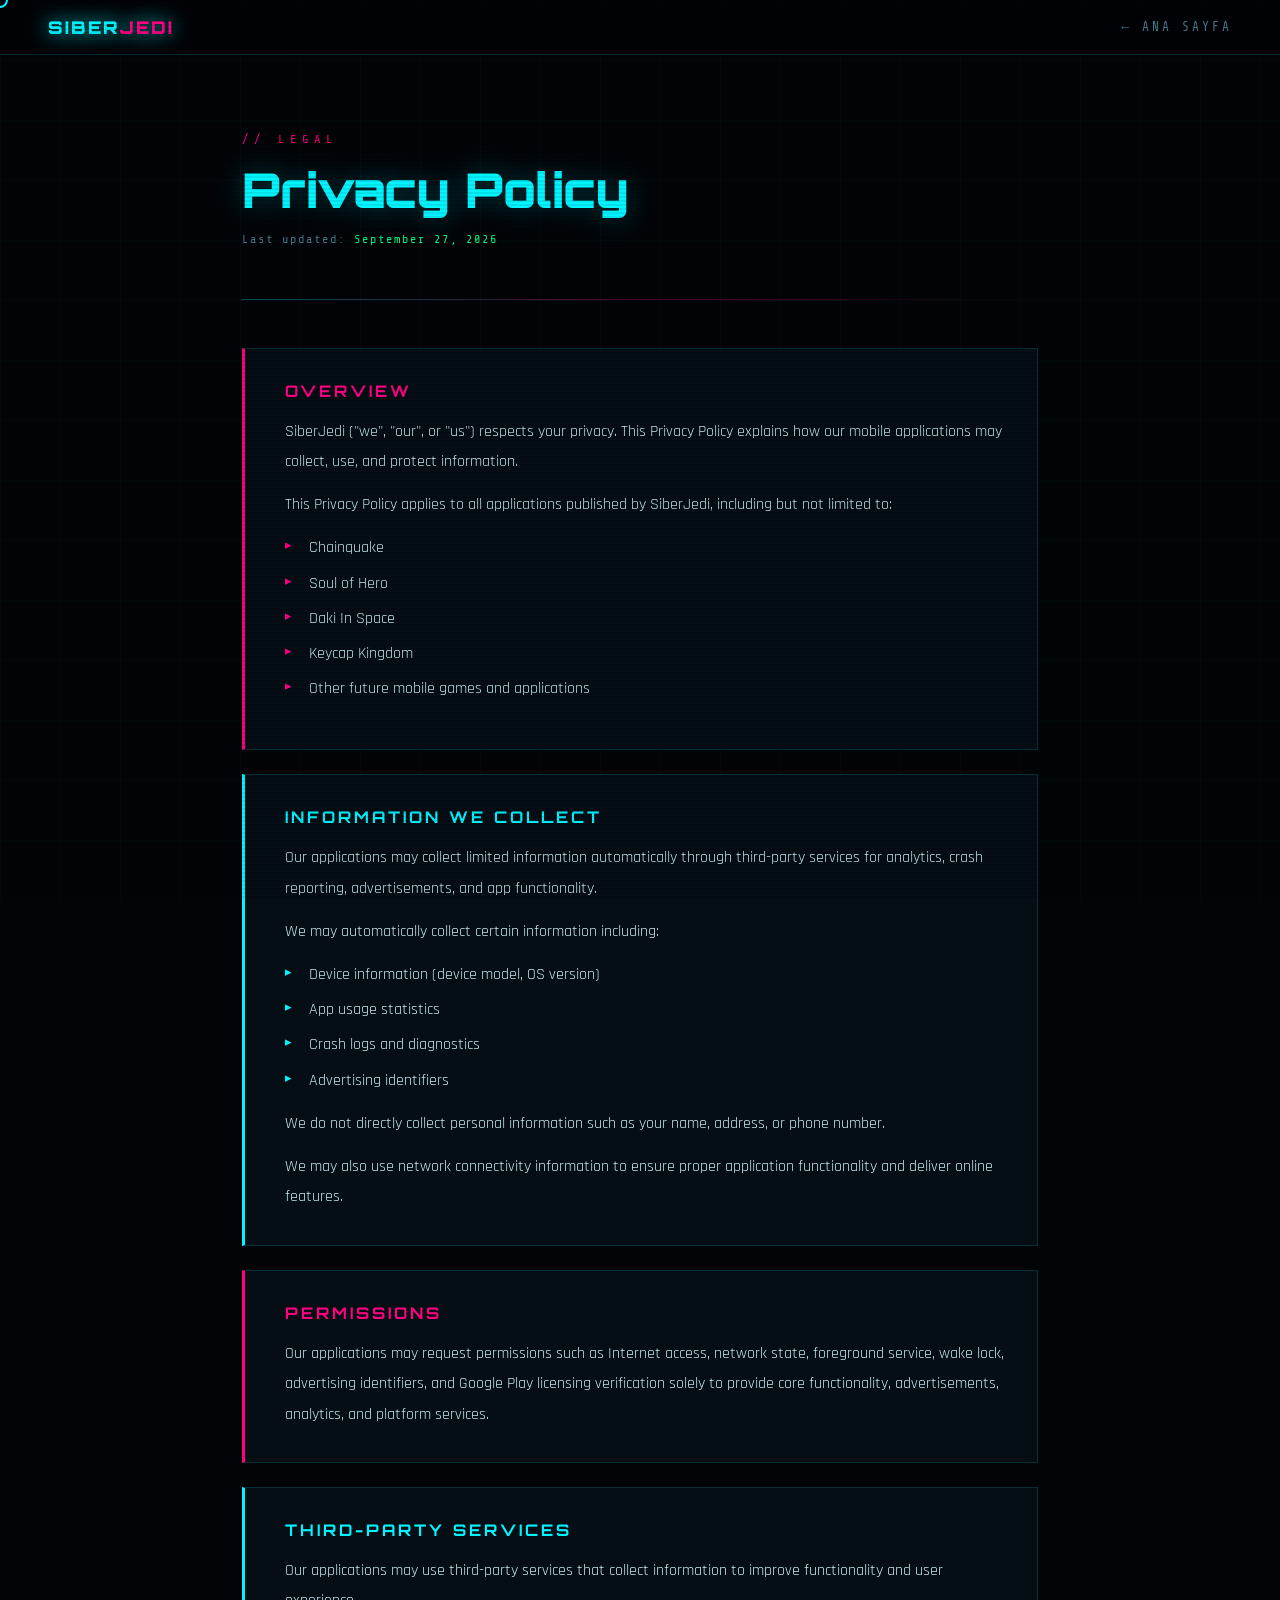
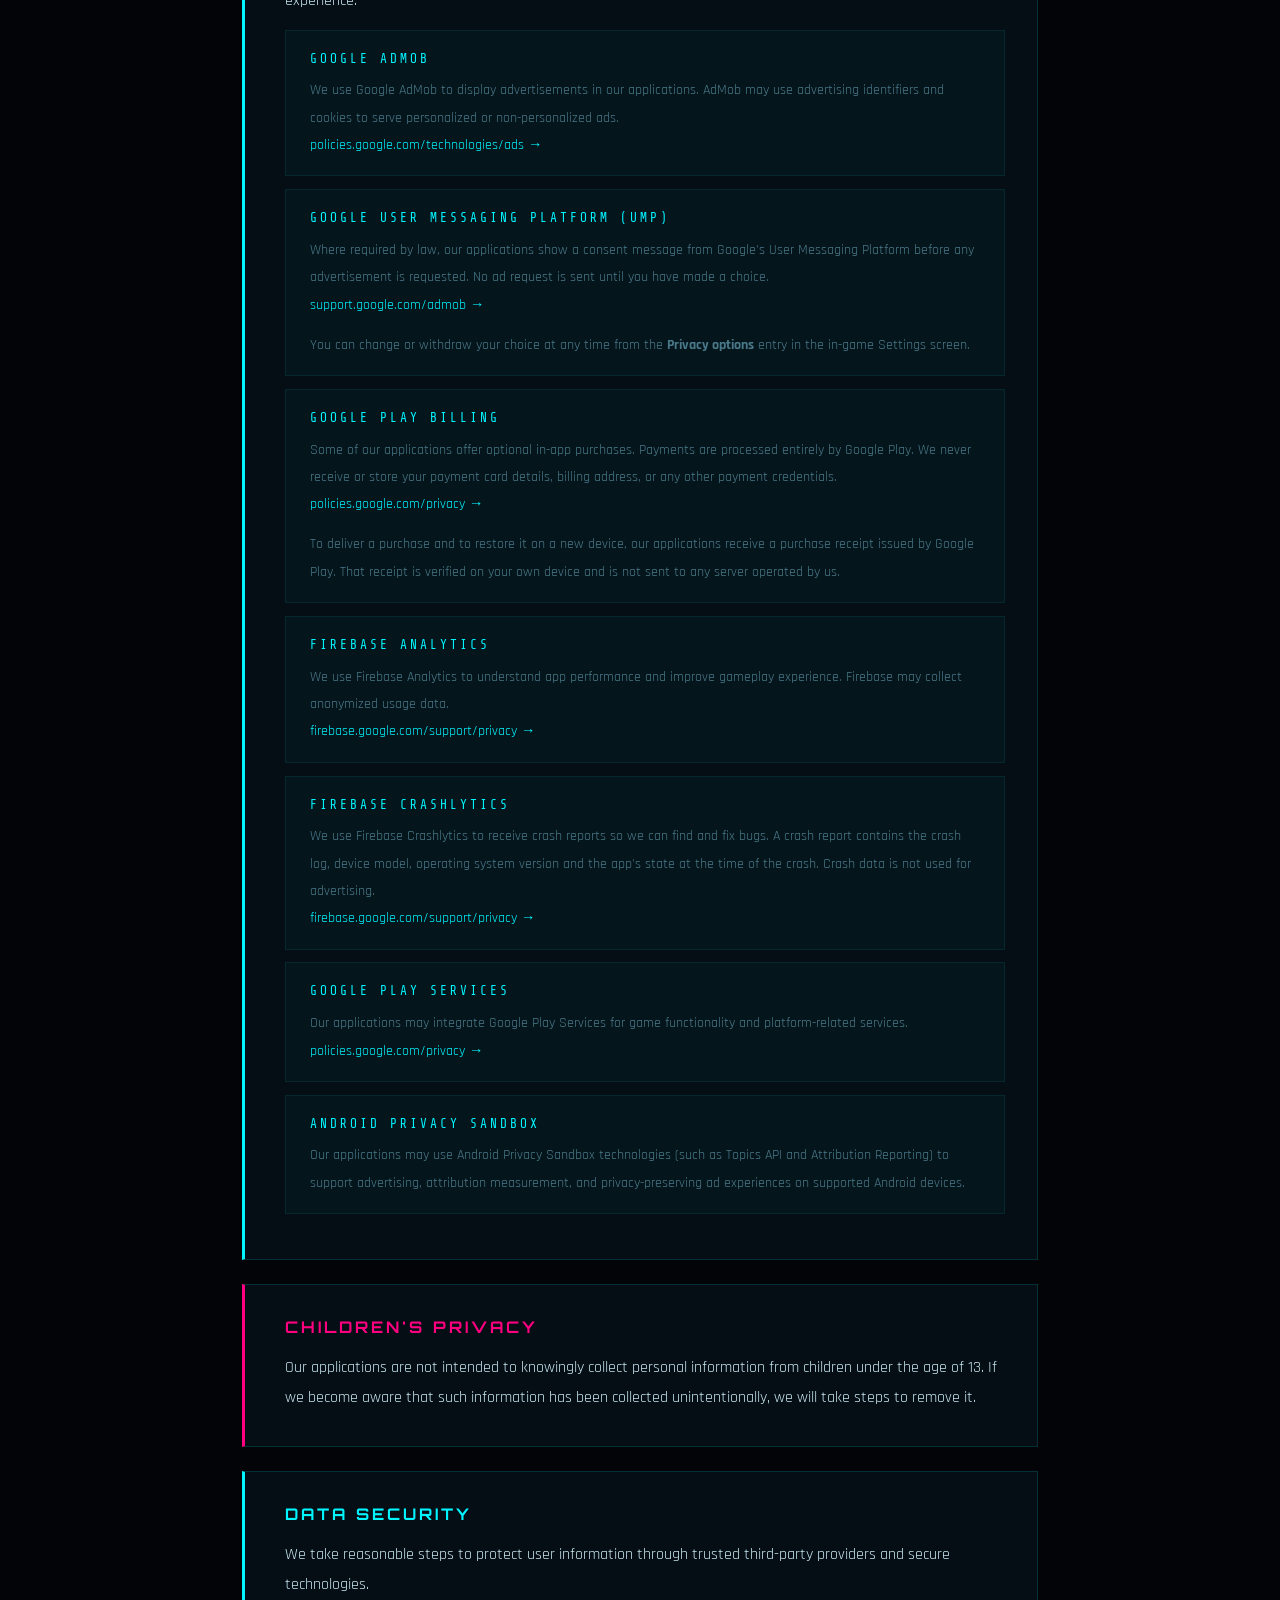
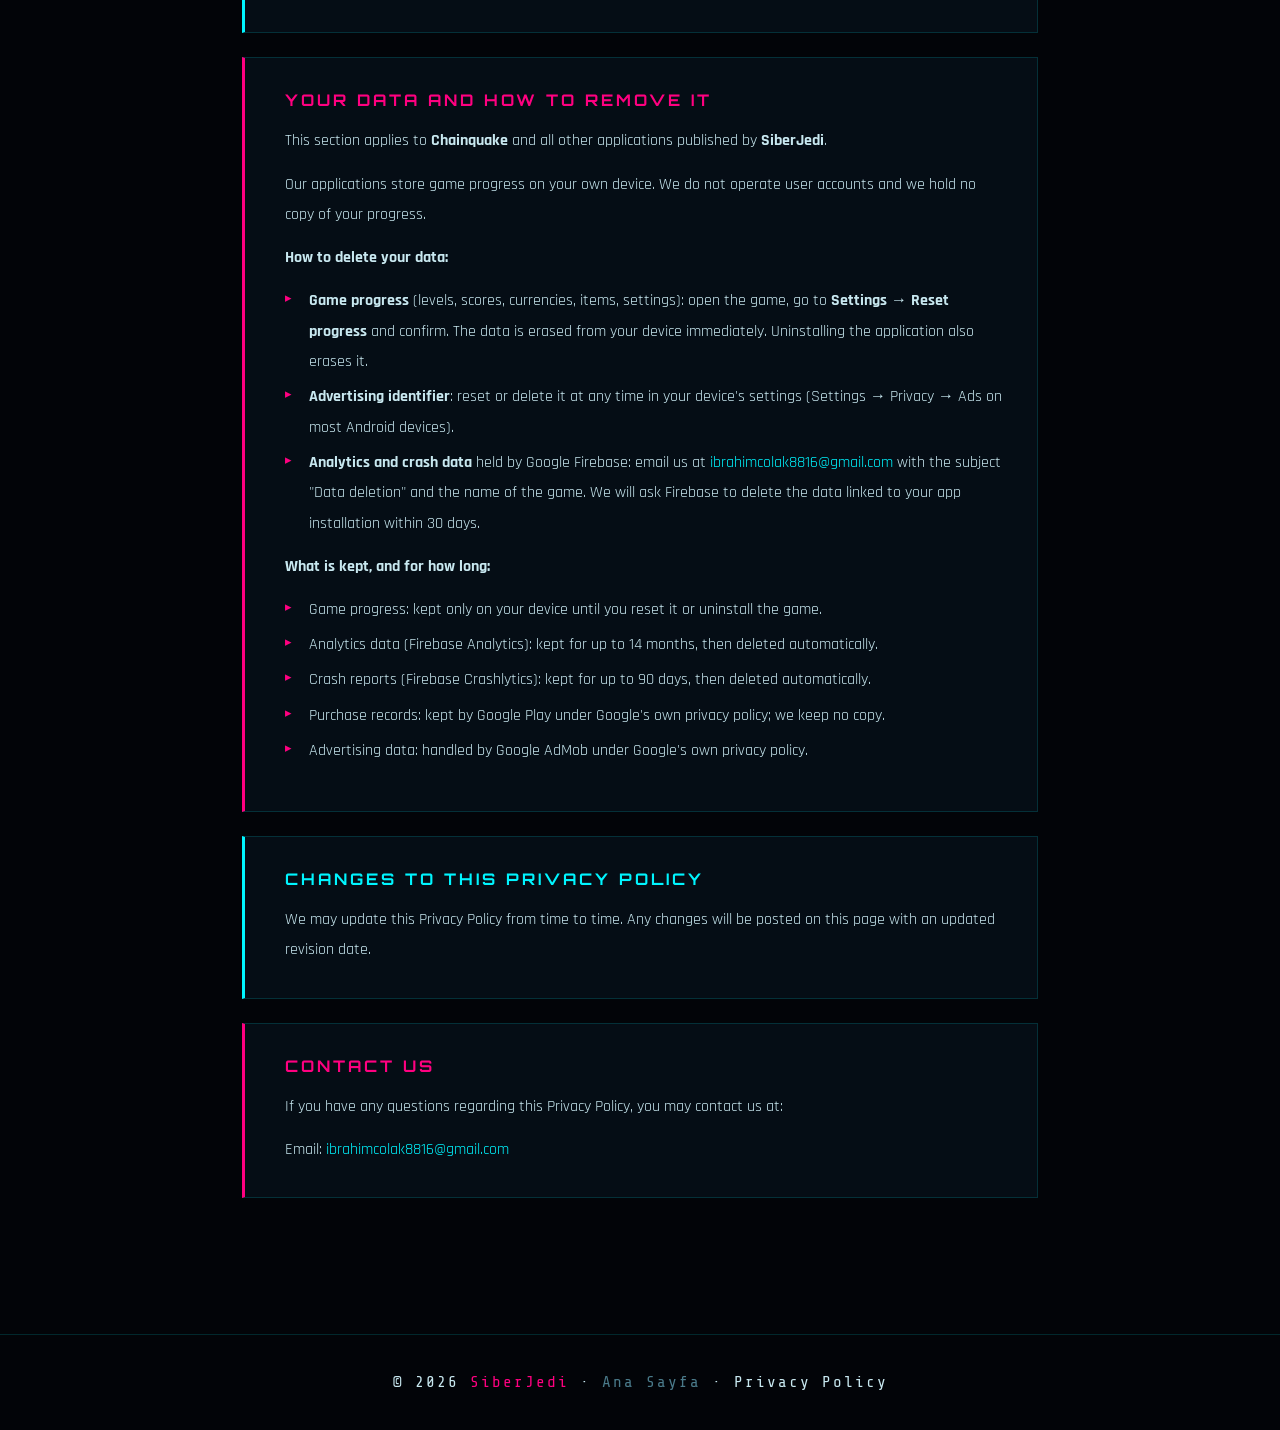
<file: privacy-policy.html>
<!DOCTYPE html>
<html lang="en">
<head>
<meta charset="UTF-8">
<meta name="viewport" content="width=device-width, initial-scale=1.0">
<title>Privacy Policy — SiberJedi</title>
<link href="https://fonts.googleapis.com/css2?family=Rajdhani:wght@300;400;600;700&family=Share+Tech+Mono&family=Orbitron:wght@400;700;900&display=swap" rel="stylesheet">
<style>
  :root {
    --bg: #020408;
    --bg2: #050d15;
    --cyan: #00f5ff;
    --pink: #ff0080;
    --green: #00ff88;
    --dim: #0a1a2a;
    --border: rgba(0,245,255,0.15);
    --text: #c8e8f0;
    --muted: #4a7a8a;
  }
  * { margin: 0; padding: 0; box-sizing: border-box; }
  html { scroll-behavior: smooth; }
  body {
    background: var(--bg);
    color: var(--text);
    font-family: 'Rajdhani', sans-serif;
    overflow-x: hidden;
    cursor: none;
  }
  #cursor {
    position: fixed; width: 16px; height: 16px;
    border: 2px solid var(--cyan); border-radius: 50%;
    pointer-events: none; z-index: 9999;
    transition: transform 0.1s, border-color 0.2s;
    transform: translate(-50%, -50%);
  }
  body::before {
    content: '';
    position: fixed; inset: 0;
    background: repeating-linear-gradient(0deg, transparent, transparent 2px, rgba(0,0,0,0.08) 2px, rgba(0,0,0,0.08) 4px);
    pointer-events: none; z-index: 1000;
  }
  body::after {
    content: '';
    position: fixed; inset: 0;
    background-image: linear-gradient(rgba(0,245,255,0.03) 1px, transparent 1px), linear-gradient(90deg, rgba(0,245,255,0.03) 1px, transparent 1px);
    background-size: 60px 60px;
    pointer-events: none; z-index: 0;
  }
  nav {
    position: fixed; top: 0; left: 0; right: 0;
    z-index: 500;
    display: flex; justify-content: space-between; align-items: center;
    padding: 1rem 3rem;
    background: rgba(2,4,8,0.9);
    backdrop-filter: blur(12px);
    border-bottom: 1px solid var(--border);
  }
  .nav-logo {
    font-family: 'Orbitron', monospace; font-size: 1.1rem; font-weight: 900;
    color: var(--cyan); text-shadow: 0 0 20px var(--cyan); letter-spacing: 2px;
    text-decoration: none;
  }
  .nav-logo span { color: var(--pink); }
  .nav-back {
    font-family: 'Share Tech Mono', monospace; font-size: 0.8rem;
    letter-spacing: 3px; text-transform: uppercase;
    color: var(--muted); text-decoration: none;
    transition: color 0.2s;
  }
  .nav-back:hover { color: var(--cyan); }
  .container {
    position: relative; z-index: 1;
    max-width: 860px; margin: 0 auto;
    padding: 8rem 2rem 4rem;
  }
  .page-tag {
    font-family: 'Share Tech Mono', monospace;
    font-size: 0.75rem; letter-spacing: 6px;
    color: var(--pink); text-transform: uppercase;
    margin-bottom: 0.5rem;
  }
  h1 {
    font-family: 'Orbitron', monospace;
    font-size: clamp(1.8rem, 4vw, 3rem);
    font-weight: 900; color: var(--cyan);
    text-shadow: 0 0 30px rgba(0,245,255,0.3);
    margin-bottom: 0.5rem;
  }
  .updated {
    font-family: 'Share Tech Mono', monospace;
    font-size: 0.75rem; color: var(--muted);
    letter-spacing: 2px; margin-bottom: 3rem;
  }
  .updated span { color: var(--green); }
  .glow-sep {
    width: 100%; height: 1px;
    background: linear-gradient(90deg, var(--cyan), var(--pink), transparent);
    opacity: 0.3; margin-bottom: 3rem;
  }
  .block {
    background: var(--bg2);
    border: 1px solid var(--border);
    border-left: 3px solid var(--cyan);
    padding: 2rem 2rem 2rem 2.5rem;
    margin-bottom: 1.5rem;
    position: relative;
    transition: background 0.3s;
  }
  .block:hover { background: var(--dim); }
  .block:nth-child(odd) { border-left-color: var(--pink); }
  h2 {
    font-family: 'Orbitron', monospace;
    font-size: 1rem; font-weight: 700;
    color: var(--cyan); letter-spacing: 3px;
    text-transform: uppercase; margin-bottom: 1rem;
  }
  .block:nth-child(odd) h2 { color: var(--pink); }
  p { color: var(--text); line-height: 1.9; font-size: 1rem; margin-bottom: 0.8rem; }
  p:last-child { margin-bottom: 0; }
  ul {
    list-style: none; padding: 0;
    margin: 0.8rem 0;
  }
  ul li {
    color: var(--text); line-height: 1.9; font-size: 1rem;
    padding-left: 1.5rem; position: relative; margin-bottom: 0.3rem;
  }
  ul li::before {
    content: '▸'; position: absolute; left: 0;
    color: var(--cyan); font-size: 0.8rem;
  }
  .block:nth-child(odd) ul li::before { color: var(--pink); }
  a {
    color: var(--cyan); text-decoration: none;
    transition: text-shadow 0.2s;
  }
  a:hover { text-shadow: 0 0 8px var(--cyan); }
  .service-block {
    background: rgba(0,245,255,0.03);
    border: 1px solid rgba(0,245,255,0.08);
    padding: 1rem 1.5rem;
    margin: 0.8rem 0;
  }
  .service-name {
    font-family: 'Share Tech Mono', monospace;
    font-size: 0.8rem; letter-spacing: 3px;
    color: var(--cyan); text-transform: uppercase;
    margin-bottom: 0.4rem;
  }
  .block:nth-child(odd) .service-name { color: var(--pink); }
  .service-desc { color: var(--muted); font-size: 0.9rem; }
  footer {
    position: relative; z-index: 1;
    text-align: center; padding: 2rem;
    border-top: 1px solid var(--border);
    font-family: 'Share Tech Mono', monospace;
    font-size: 0.75rem; color: var(--muted); letter-spacing: 2px;
    margin-top: 3rem;
  }
  footer span { color: var(--pink); }
  footer a { color: var(--muted); text-decoration: none; transition: color 0.2s; }
  footer a:hover { color: var(--cyan); }
</style>
</head>
<body>
<div id="cursor"></div>
<nav>
  <a href="index.html" class="nav-logo">SIBER<span>JEDI</span></a>
  <a href="index.html" class="nav-back">← Ana Sayfa</a>
</nav>

<div class="container">
  <p class="page-tag">// legal</p>
  <h1>Privacy Policy</h1>
  <p class="updated">Last updated: <span>September 27, 2026</span></p>
  <div class="glow-sep"></div>

  <div class="block">
    <h2>Overview</h2>
    <p>SiberJedi ("we", "our", or "us") respects your privacy. This Privacy Policy explains how our mobile applications may collect, use, and protect information.</p>
    <p>This Privacy Policy applies to all applications published by SiberJedi, including but not limited to:</p>
    <ul>
      <li>Chainquake</li>
      <li>Soul of Hero</li>
      <li>Daki In Space</li>
      <li>Keycap Kingdom</li>
      <li>Other future mobile games and applications</li>
    </ul>
  </div>

  <div class="block">
    <h2>Information We Collect</h2>
    <p>Our applications may collect limited information automatically through third-party services for analytics, crash reporting, advertisements, and app functionality.</p>
    <p>We may automatically collect certain information including:</p>
    <ul>
      <li>Device information (device model, OS version)</li>
      <li>App usage statistics</li>
      <li>Crash logs and diagnostics</li>
      <li>Advertising identifiers</li>
    </ul>
    <p>We do not directly collect personal information such as your name, address, or phone number.</p>
    <p>We may also use network connectivity information to ensure proper application functionality and deliver online features.</p>
  </div>

  <div class="block">
    <h2>Permissions</h2>
    <p>Our applications may request permissions such as Internet access, network state, foreground service, wake lock, advertising identifiers, and Google Play licensing verification solely to provide core functionality, advertisements, analytics, and platform services.</p>
  </div>

  <div class="block">
    <h2>Third-Party Services</h2>
    <p>Our applications may use third-party services that collect information to improve functionality and user experience.</p>

    <div class="service-block">
      <p class="service-name">Google AdMob</p>
      <p class="service-desc">We use Google AdMob to display advertisements in our applications. AdMob may use advertising identifiers and cookies to serve personalized or non-personalized ads.<br>
      <a href="https://policies.google.com/technologies/ads" target="_blank">policies.google.com/technologies/ads →</a></p>
    </div>

    <div class="service-block">
      <p class="service-name">Google User Messaging Platform (UMP)</p>
      <p class="service-desc">Where required by law, our applications show a consent message from Google's User Messaging Platform before any advertisement is requested. No ad request is sent until you have made a choice.<br>
      <a href="https://support.google.com/admob/answer/10113034" target="_blank">support.google.com/admob → </a></p>
      <p class="service-desc" style="margin-top:0.5rem;">You can change or withdraw your choice at any time from the <strong>Privacy options</strong> entry in the in-game Settings screen.</p>
    </div>

    <div class="service-block">
      <p class="service-name">Google Play Billing</p>
      <p class="service-desc">Some of our applications offer optional in-app purchases. Payments are processed entirely by Google Play. We never receive or store your payment card details, billing address, or any other payment credentials.<br>
      <a href="https://policies.google.com/privacy" target="_blank">policies.google.com/privacy →</a></p>
      <p class="service-desc" style="margin-top:0.5rem;">To deliver a purchase and to restore it on a new device, our applications receive a purchase receipt issued by Google Play. That receipt is verified on your own device and is not sent to any server operated by us.</p>
    </div>

    <div class="service-block">
      <p class="service-name">Firebase Analytics</p>
      <p class="service-desc">We use Firebase Analytics to understand app performance and improve gameplay experience. Firebase may collect anonymized usage data.<br>
      <a href="https://firebase.google.com/support/privacy" target="_blank">firebase.google.com/support/privacy →</a></p>
    </div>

    <div class="service-block">
      <p class="service-name">Firebase Crashlytics</p>
      <p class="service-desc">We use Firebase Crashlytics to receive crash reports so we can find and fix bugs. A crash report contains the crash log, device model, operating system version and the app's state at the time of the crash. Crash data is not used for advertising.<br>
      <a href="https://firebase.google.com/support/privacy" target="_blank">firebase.google.com/support/privacy →</a></p>
    </div>

    <div class="service-block">
      <p class="service-name">Google Play Services</p>
      <p class="service-desc">Our applications may integrate Google Play Services for game functionality and platform-related services.<br>
      <a href="https://policies.google.com/privacy" target="_blank">policies.google.com/privacy →</a></p>
    </div>

    <div class="service-block">
      <p class="service-name">Android Privacy Sandbox</p>
      <p class="service-desc">Our applications may use Android Privacy Sandbox technologies (such as Topics API and Attribution Reporting) to support advertising, attribution measurement, and privacy-preserving ad experiences on supported Android devices.</p>
    </div>
  </div>

  <div class="block">
    <h2>Children's Privacy</h2>
    <p>Our applications are not intended to knowingly collect personal information from children under the age of 13. If we become aware that such information has been collected unintentionally, we will take steps to remove it.</p>
  </div>

  <div class="block">
    <h2>Data Security</h2>
    <p>We take reasonable steps to protect user information through trusted third-party providers and secure technologies.</p>
  </div>

  <div class="block" id="delete-data">
    <h2>Your Data and How to Remove It</h2>
    <p>This section applies to <strong>Chainquake</strong> and all other applications published by <strong>SiberJedi</strong>.</p>
    <p>Our applications store game progress on your own device. We do not operate user accounts and we hold no copy of your progress.</p>
    <p><strong>How to delete your data:</strong></p>
    <ul>
      <li><strong>Game progress</strong> (levels, scores, currencies, items, settings): open the game, go to <strong>Settings → Reset progress</strong> and confirm. The data is erased from your device immediately. Uninstalling the application also erases it.</li>
      <li><strong>Advertising identifier</strong>: reset or delete it at any time in your device's settings (Settings → Privacy → Ads on most Android devices).</li>
      <li><strong>Analytics and crash data</strong> held by Google Firebase: email us at <a href="mailto:ibrahimcolak8816@gmail.com">ibrahimcolak8816@gmail.com</a> with the subject "Data deletion" and the name of the game. We will ask Firebase to delete the data linked to your app installation within 30 days.</li>
    </ul>
    <p><strong>What is kept, and for how long:</strong></p>
    <ul>
      <li>Game progress: kept only on your device until you reset it or uninstall the game.</li>
      <li>Analytics data (Firebase Analytics): kept for up to 14 months, then deleted automatically.</li>
      <li>Crash reports (Firebase Crashlytics): kept for up to 90 days, then deleted automatically.</li>
      <li>Purchase records: kept by Google Play under Google's own privacy policy; we keep no copy.</li>
      <li>Advertising data: handled by Google AdMob under Google's own privacy policy.</li>
    </ul>
  </div>

  <div class="block">
    <h2>Changes to This Privacy Policy</h2>
    <p>We may update this Privacy Policy from time to time. Any changes will be posted on this page with an updated revision date.</p>
  </div>

  <div class="block">
    <h2>Contact Us</h2>
    <p>If you have any questions regarding this Privacy Policy, you may contact us at:</p>
    <p>Email: <a href="mailto:ibrahimcolak8816@gmail.com">ibrahimcolak8816@gmail.com</a></p>
  </div>
</div>

<footer>
  <p>© 2026 <span>SiberJedi</span> · <a href="index.html">Ana Sayfa</a> · Privacy Policy</p>
</footer>

<script>
  const cursor = document.getElementById('cursor');
  document.addEventListener('mousemove', e => {
    cursor.style.left = e.clientX + 'px';
    cursor.style.top = e.clientY + 'px';
  });
  document.querySelectorAll('a').forEach(el => {
    el.addEventListener('mouseenter', () => {
      cursor.style.transform = 'translate(-50%, -50%) scale(2)';
      cursor.style.borderColor = 'var(--pink)';
    });
    el.addEventListener('mouseleave', () => {
      cursor.style.transform = 'translate(-50%, -50%) scale(1)';
      cursor.style.borderColor = 'var(--cyan)';
    });
  });
</script>
</body>
</html>
</file>
